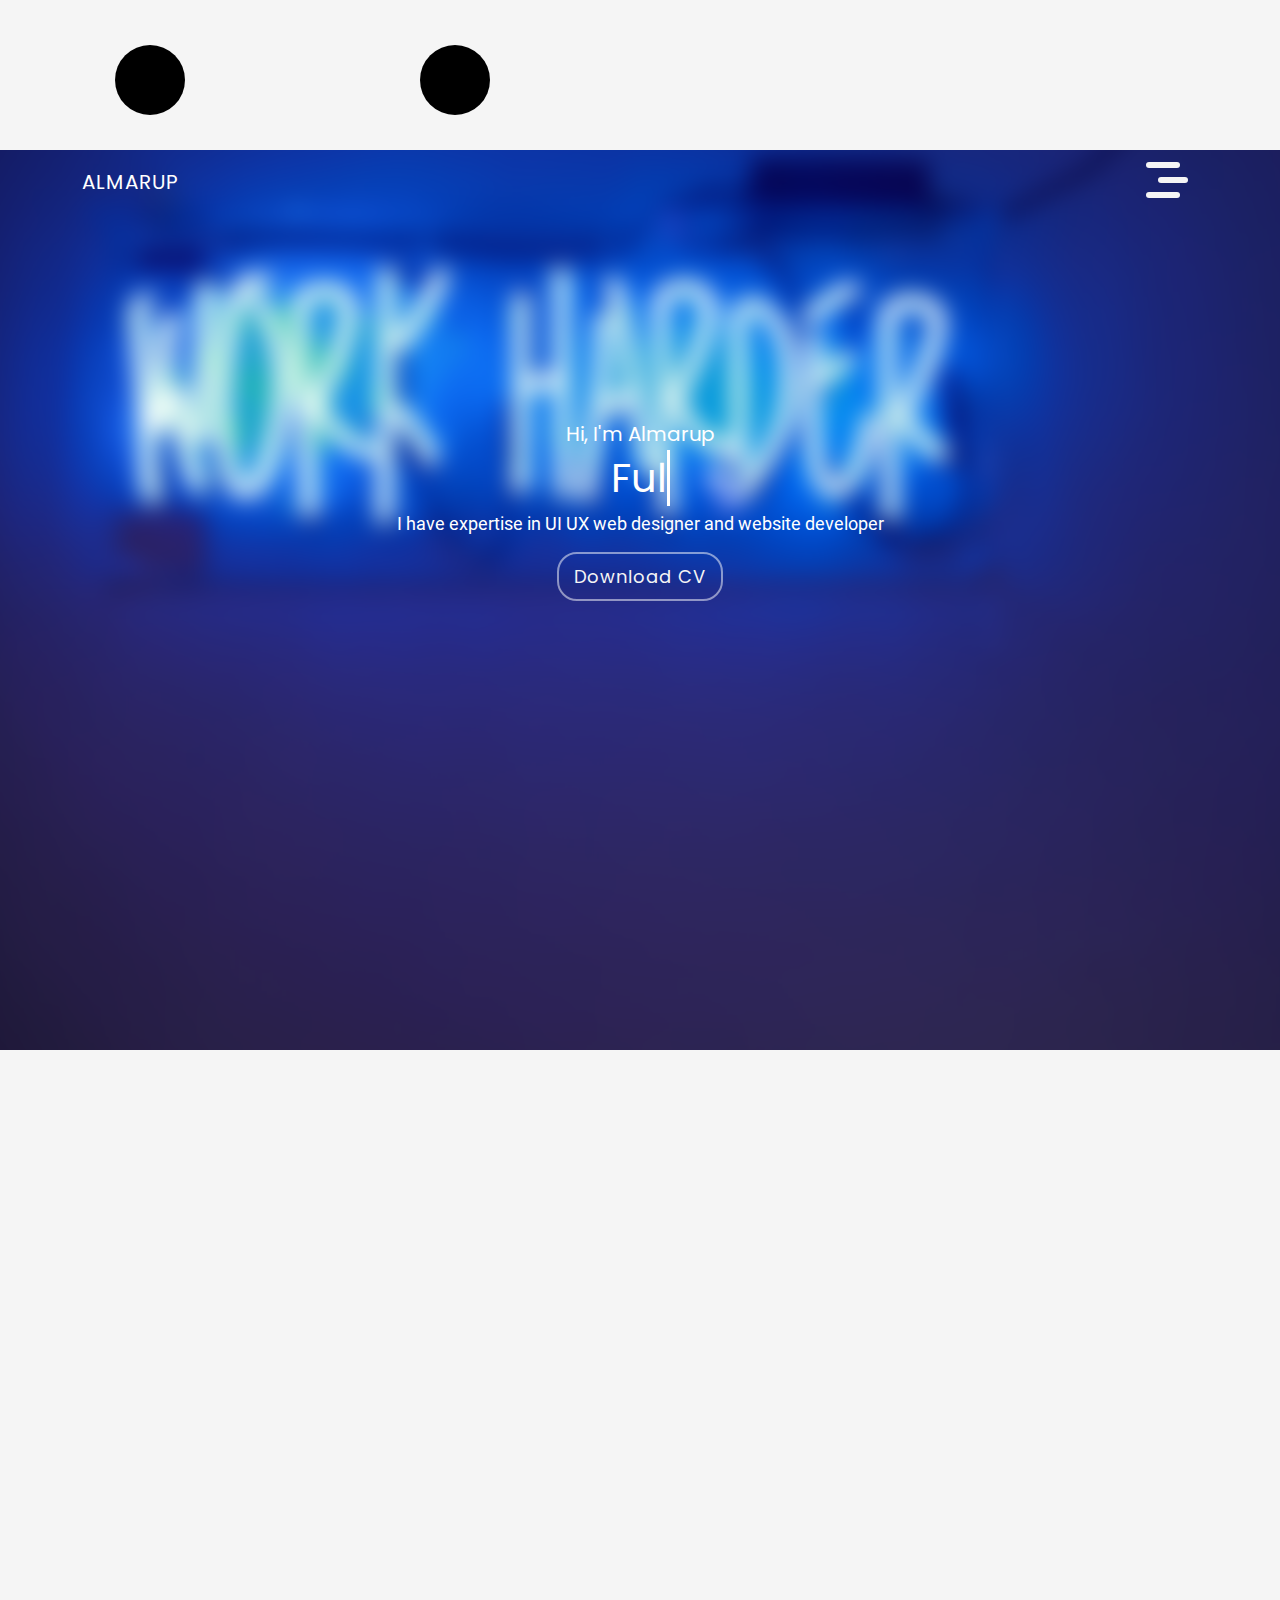
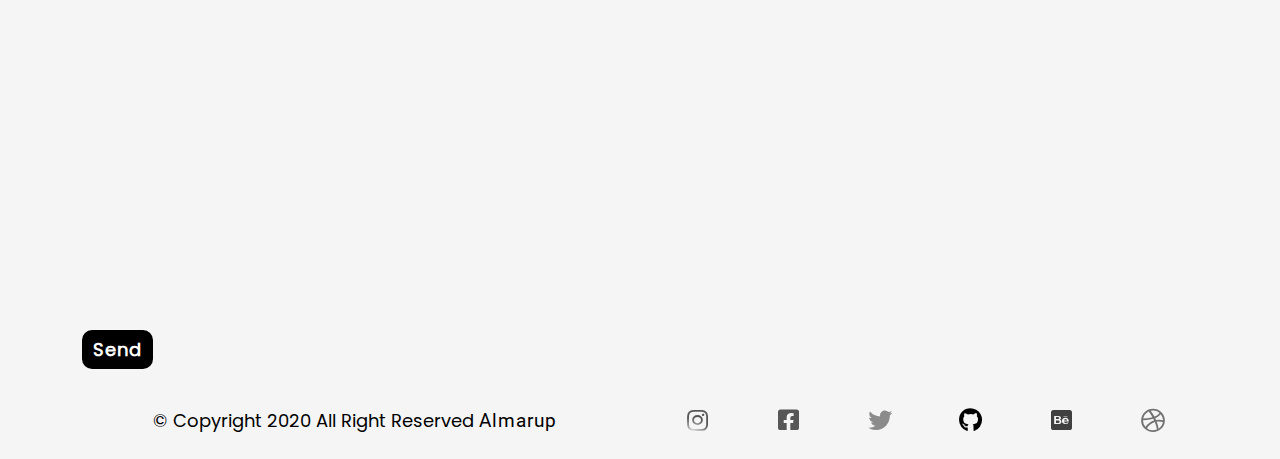
<file: index.html>
<!DOCTYPE html>
<html lang="en">

<head>
  <meta charset="UTF-8">
  <meta name="viewport" content="width=device-width, initial-scale=1.0">
  <!-- Bootstrap -->
  <link rel="stylesheet" href="assets/libs/bootstrap-5.0.0-beta/css/bootstrap.min.css">

  <!-- Fontawesome -->
  <link rel="stylesheet" href="assets/libs/fontawesome.5.15.1/css/all.min.css">

  <!-- Css lokal -->
  <link rel="stylesheet" href="assets/css/style.min.css">

  <!-- Css AOS -->
  <link rel="stylesheet" href="assets/css/aos.css">

  <!-- favicon -->
  <link rel="shortcut icon" href="assets/img/farhan 06.png" type="image/x-icon">

  <title>Almarup</title>
</head>

<body>

  <!-- loader -->
  <div class="preloader">
    <svg class="loader" id="loader" width="805" height="283" viewBox="0 0 805 283" fill="none"
      xmlns="http://www.w3.org/2000/svg">
      <mask id="path-1-outside-1" maskUnits="userSpaceOnUse" x="-1" y="0" width="806" height="283" fill="black">
        <rect fill="white" x="-1" width="806" height="283" />
        <path
          d="M65.415 138.281H107.743L114.634 38.2969L65.415 138.281ZM55.4306 159.094L27.4463 215.766C25.29 220.172 21.7275 222.094 16.7587 221.531L10.1494 220.969C6.86812 220.781 4.71188 219.562 3.68063 217.312C2.64938 214.969 2.79 212.531 4.1025 210L100.009 25.0781C104.04 17.3906 109.337 13.5469 115.899 13.5469L127.431 13.2656C135.024 13.2656 138.54 17.9062 137.977 27.1875L127.993 215.203C127.618 219.234 124.712 221.344 119.274 221.531L109.571 221.25C104.696 221.25 102.446 218.672 102.821 213.516L106.618 159.094H55.4306Z" />
        <path
          d="M224.743 9.60938L172.29 215.203C171.165 219.422 168.259 221.531 163.571 221.531H158.79C151.665 221.531 148.852 218.438 150.352 212.25L203.087 9.32812C204.212 5.10938 207.071 3 211.665 3H218.274C223.712 3 225.868 5.20312 224.743 9.60938Z" />
        <path
          d="M239.79 82.7344C240.727 79.0781 241.571 76.9219 242.321 76.2656C243.165 75.6094 244.243 75.2812 245.556 75.2812H257.368C262.149 75.2812 263.696 78.0469 262.009 83.5781L240.352 156.141L270.306 106.641C276.118 96.9844 282.54 89.3438 289.571 83.7188C296.696 78.0938 302.556 75.2812 307.149 75.2812H313.196C316.29 75.2812 318.681 75.7969 320.368 76.8281C322.149 77.8594 323.556 80.2031 324.587 83.8594C325.712 87.5156 325.196 92.9062 323.04 100.031L308.415 153.891L335.978 106.359C341.978 95.9531 348.399 88.1719 355.243 83.0156C362.181 77.8594 368.04 75.2812 372.821 75.2812H378.868C381.962 75.2812 384.353 75.7969 386.04 76.8281C387.821 77.8594 389.228 80.2031 390.259 83.8594C391.29 87.5156 390.774 92.9062 388.712 100.031L356.509 217.453C355.853 220.172 354.306 221.531 351.868 221.531H336.821C334.009 221.531 333.259 219.234 334.571 214.641L364.806 115.781C366.306 110.625 367.056 107.25 367.056 105.656C367.056 103.969 366.399 103.125 365.087 103.125C363.774 103.125 362.181 104.016 360.306 105.797C358.524 107.484 356.087 110.625 352.993 115.219C349.337 120.469 345.353 126.609 341.04 133.641C336.728 140.578 331.056 149.531 324.024 160.5C316.993 171.469 312.353 178.875 310.103 182.719C301.478 196.688 295.056 208.266 290.837 217.453C289.618 220.172 287.978 221.531 285.915 221.531H271.149C268.337 221.531 267.587 219.234 268.899 214.641L299.134 115.781C300.634 110.625 301.384 107.25 301.384 105.656C301.384 103.969 300.728 103.125 299.415 103.125C298.103 103.125 296.509 104.016 294.634 105.797C292.853 107.484 290.415 110.625 287.321 115.219C283.665 120.469 279.259 127.266 274.103 135.609C268.946 143.953 262.431 154.266 254.556 166.547C239.743 189.141 229.243 206.109 223.056 217.453C221.556 220.172 219.259 221.531 216.165 221.531H208.149C207.024 221.531 206.087 220.781 205.337 219.281C204.493 217.688 204.352 215.953 204.915 214.078L239.79 82.7344Z" />
        <path
          d="M478.29 81.0469C479.04 76.5469 481.243 74.2969 484.899 74.2969L491.509 74.0156C498.54 74.2031 501.118 77.6719 499.243 84.4219L464.649 199.594C470.649 195.188 476.603 188.859 482.509 180.609C484.665 177.516 487.056 176.859 489.681 178.641L496.712 183.281C499.712 185.344 500.181 187.734 498.118 190.453C490.243 199.641 482.978 206.812 476.321 211.969C469.759 217.031 461.931 220.594 452.837 222.656C450.212 223.031 448.478 222 447.634 219.562L442.29 203.672C436.853 210.797 432.212 215.719 428.368 218.438C424.524 221.062 421.571 222.375 419.509 222.375H418.946C417.353 222.375 414.962 221.297 411.774 219.141C408.681 216.891 405.587 213.984 402.493 210.422C399.399 206.859 397.149 202.969 395.743 198.75C394.431 194.531 394.524 186.891 396.024 175.828C397.618 164.672 402.024 149.109 409.243 129.141C416.462 109.172 423.868 95.25 431.462 87.375C439.056 79.5 448.571 75.6562 460.009 75.8438C466.384 75.8438 472.478 77.5781 478.29 81.0469ZM473.931 97.0781C463.712 91.3594 455.368 91.2656 448.899 96.7969C442.524 102.234 436.243 113.391 430.056 130.266C423.962 147.141 419.978 160.406 418.103 170.062C416.321 179.625 415.571 186.141 415.853 189.609C416.134 193.078 417.821 195.609 420.915 197.203C424.009 198.797 429.118 195.656 436.243 187.781C443.462 179.906 449.743 169.125 455.087 155.438C460.524 141.75 466.806 122.297 473.931 97.0781Z" />
        <path
          d="M549.868 113.812C555.962 103.875 561.587 95.625 566.743 89.0625C571.993 82.5 575.79 78.4219 578.134 76.8281C580.571 75.1406 584.79 74.2969 590.79 74.2969H593.602C599.227 74.2969 601.149 76.4531 599.368 80.7656C598.431 83.0156 596.087 85.8281 592.337 89.2031C588.587 92.5781 583.477 98.3438 577.009 106.5C570.634 114.656 567.446 119.953 567.446 122.391C567.446 127.453 569.837 132.188 574.618 136.594C575.743 137.531 576.071 138.562 575.602 139.688C575.134 140.719 574.149 141.422 572.649 141.797L561.681 143.766C558.587 144.328 556.196 144 554.509 142.781C552.915 141.562 550.102 137.203 546.071 129.703L523.993 215.203C522.774 219.422 519.868 221.531 515.274 221.531H506.978C501.54 221.531 499.431 219.328 500.649 214.922L535.806 81.0469C536.743 77.2031 539.415 75.2812 543.821 75.2812H552.681C555.212 75.2812 556.899 75.7031 557.743 76.5469C558.587 77.3906 558.727 78.9844 558.165 81.3281L549.868 113.812Z" />
        <path
          d="M663.071 146.016L636.774 190.172C630.681 200.672 624.446 208.547 618.071 213.797C611.79 218.953 606.259 221.531 601.477 221.531H599.649C593.743 221.531 589.102 218.297 585.727 211.828C582.352 205.266 582.118 196.781 585.024 186.375L614.415 79.2188C614.977 76.5938 616.477 75.2812 618.915 75.2812H633.962C636.868 75.2812 637.618 77.5781 636.212 82.1719L607.102 182.016C605.79 188.016 605.602 191.859 606.54 193.547C608.696 196.641 613.524 192.516 621.024 181.172C628.524 169.828 647.884 135.844 679.102 79.2188C680.696 76.5938 683.04 75.2812 686.134 75.2812H696.962C698.181 75.2812 699.165 76.0312 699.915 77.5312C700.665 79.0312 700.759 80.7656 700.196 82.7344L665.321 214.078C664.384 219.047 662.462 221.531 659.556 221.531H647.743C643.149 221.531 641.602 218.766 643.102 213.234L663.071 146.016Z" />
        <path
          d="M722.556 201.422C731.931 206.766 739.899 207.188 746.462 202.688C753.118 198.188 759.587 187.219 765.868 169.781C772.243 152.25 776.321 138.609 778.102 128.859C779.977 119.016 780.774 112.359 780.493 108.891C780.212 105.422 778.477 102.844 775.29 101.156C772.196 99.4688 766.946 102.891 759.54 111.422C752.134 119.953 745.806 130.922 740.556 144.328C735.399 157.734 729.681 175.875 723.399 198.75L722.556 201.422ZM753.071 81.6094L746.462 107.203L750.399 100.594C754.431 93.8438 759.024 88.0781 764.181 83.2969C769.431 78.5156 773.696 76.125 776.977 76.125H777.54C779.04 76.125 781.431 77.25 784.712 79.5C787.993 81.6562 791.087 84.6094 793.993 88.3594C796.993 92.1094 799.102 95.9531 800.321 99.8906C801.634 103.828 801.54 111.797 800.04 123.797C798.634 135.797 794.087 151.922 786.399 172.172C778.712 192.422 771.212 205.922 763.899 212.672C756.681 219.328 747.493 222.656 736.337 222.656C729.962 222.656 723.915 220.922 718.196 217.453L704.134 272.859C702.915 277.078 700.009 279.188 695.415 279.188H690.212C687.118 279.188 684.962 278.297 683.743 276.516C682.524 274.828 682.196 272.625 682.759 269.906L731.134 81.3281C732.259 77.2969 734.837 75.2812 738.868 75.2812H747.306C752.274 75.2812 754.196 77.3906 753.071 81.6094Z" />
      </mask>
      <path
        d="M65.415 138.281H107.743L114.634 38.2969L65.415 138.281ZM55.4306 159.094L27.4463 215.766C25.29 220.172 21.7275 222.094 16.7587 221.531L10.1494 220.969C6.86812 220.781 4.71188 219.562 3.68063 217.312C2.64938 214.969 2.79 212.531 4.1025 210L100.009 25.0781C104.04 17.3906 109.337 13.5469 115.899 13.5469L127.431 13.2656C135.024 13.2656 138.54 17.9062 137.977 27.1875L127.993 215.203C127.618 219.234 124.712 221.344 119.274 221.531L109.571 221.25C104.696 221.25 102.446 218.672 102.821 213.516L106.618 159.094H55.4306Z"
        stroke="white" stroke-width="6" mask="url(#path-1-outside-1)" />
      <path
        d="M224.743 9.60938L172.29 215.203C171.165 219.422 168.259 221.531 163.571 221.531H158.79C151.665 221.531 148.852 218.438 150.352 212.25L203.087 9.32812C204.212 5.10938 207.071 3 211.665 3H218.274C223.712 3 225.868 5.20312 224.743 9.60938Z"
        stroke="white" stroke-width="6" mask="url(#path-1-outside-1)" />
      <path
        d="M239.79 82.7344C240.727 79.0781 241.571 76.9219 242.321 76.2656C243.165 75.6094 244.243 75.2812 245.556 75.2812H257.368C262.149 75.2812 263.696 78.0469 262.009 83.5781L240.352 156.141L270.306 106.641C276.118 96.9844 282.54 89.3438 289.571 83.7188C296.696 78.0938 302.556 75.2812 307.149 75.2812H313.196C316.29 75.2812 318.681 75.7969 320.368 76.8281C322.149 77.8594 323.556 80.2031 324.587 83.8594C325.712 87.5156 325.196 92.9062 323.04 100.031L308.415 153.891L335.978 106.359C341.978 95.9531 348.399 88.1719 355.243 83.0156C362.181 77.8594 368.04 75.2812 372.821 75.2812H378.868C381.962 75.2812 384.353 75.7969 386.04 76.8281C387.821 77.8594 389.228 80.2031 390.259 83.8594C391.29 87.5156 390.774 92.9062 388.712 100.031L356.509 217.453C355.853 220.172 354.306 221.531 351.868 221.531H336.821C334.009 221.531 333.259 219.234 334.571 214.641L364.806 115.781C366.306 110.625 367.056 107.25 367.056 105.656C367.056 103.969 366.399 103.125 365.087 103.125C363.774 103.125 362.181 104.016 360.306 105.797C358.524 107.484 356.087 110.625 352.993 115.219C349.337 120.469 345.353 126.609 341.04 133.641C336.728 140.578 331.056 149.531 324.024 160.5C316.993 171.469 312.353 178.875 310.103 182.719C301.478 196.688 295.056 208.266 290.837 217.453C289.618 220.172 287.978 221.531 285.915 221.531H271.149C268.337 221.531 267.587 219.234 268.899 214.641L299.134 115.781C300.634 110.625 301.384 107.25 301.384 105.656C301.384 103.969 300.728 103.125 299.415 103.125C298.103 103.125 296.509 104.016 294.634 105.797C292.853 107.484 290.415 110.625 287.321 115.219C283.665 120.469 279.259 127.266 274.103 135.609C268.946 143.953 262.431 154.266 254.556 166.547C239.743 189.141 229.243 206.109 223.056 217.453C221.556 220.172 219.259 221.531 216.165 221.531H208.149C207.024 221.531 206.087 220.781 205.337 219.281C204.493 217.688 204.352 215.953 204.915 214.078L239.79 82.7344Z"
        stroke="white" stroke-width="6" mask="url(#path-1-outside-1)" />
      <path
        d="M478.29 81.0469C479.04 76.5469 481.243 74.2969 484.899 74.2969L491.509 74.0156C498.54 74.2031 501.118 77.6719 499.243 84.4219L464.649 199.594C470.649 195.188 476.603 188.859 482.509 180.609C484.665 177.516 487.056 176.859 489.681 178.641L496.712 183.281C499.712 185.344 500.181 187.734 498.118 190.453C490.243 199.641 482.978 206.812 476.321 211.969C469.759 217.031 461.931 220.594 452.837 222.656C450.212 223.031 448.478 222 447.634 219.562L442.29 203.672C436.853 210.797 432.212 215.719 428.368 218.438C424.524 221.062 421.571 222.375 419.509 222.375H418.946C417.353 222.375 414.962 221.297 411.774 219.141C408.681 216.891 405.587 213.984 402.493 210.422C399.399 206.859 397.149 202.969 395.743 198.75C394.431 194.531 394.524 186.891 396.024 175.828C397.618 164.672 402.024 149.109 409.243 129.141C416.462 109.172 423.868 95.25 431.462 87.375C439.056 79.5 448.571 75.6562 460.009 75.8438C466.384 75.8438 472.478 77.5781 478.29 81.0469ZM473.931 97.0781C463.712 91.3594 455.368 91.2656 448.899 96.7969C442.524 102.234 436.243 113.391 430.056 130.266C423.962 147.141 419.978 160.406 418.103 170.062C416.321 179.625 415.571 186.141 415.853 189.609C416.134 193.078 417.821 195.609 420.915 197.203C424.009 198.797 429.118 195.656 436.243 187.781C443.462 179.906 449.743 169.125 455.087 155.438C460.524 141.75 466.806 122.297 473.931 97.0781Z"
        stroke="white" stroke-width="6" mask="url(#path-1-outside-1)" />
      <path
        d="M549.868 113.812C555.962 103.875 561.587 95.625 566.743 89.0625C571.993 82.5 575.79 78.4219 578.134 76.8281C580.571 75.1406 584.79 74.2969 590.79 74.2969H593.602C599.227 74.2969 601.149 76.4531 599.368 80.7656C598.431 83.0156 596.087 85.8281 592.337 89.2031C588.587 92.5781 583.477 98.3438 577.009 106.5C570.634 114.656 567.446 119.953 567.446 122.391C567.446 127.453 569.837 132.188 574.618 136.594C575.743 137.531 576.071 138.562 575.602 139.688C575.134 140.719 574.149 141.422 572.649 141.797L561.681 143.766C558.587 144.328 556.196 144 554.509 142.781C552.915 141.562 550.102 137.203 546.071 129.703L523.993 215.203C522.774 219.422 519.868 221.531 515.274 221.531H506.978C501.54 221.531 499.431 219.328 500.649 214.922L535.806 81.0469C536.743 77.2031 539.415 75.2812 543.821 75.2812H552.681C555.212 75.2812 556.899 75.7031 557.743 76.5469C558.587 77.3906 558.727 78.9844 558.165 81.3281L549.868 113.812Z"
        stroke="white" stroke-width="6" mask="url(#path-1-outside-1)" />
      <path
        d="M663.071 146.016L636.774 190.172C630.681 200.672 624.446 208.547 618.071 213.797C611.79 218.953 606.259 221.531 601.477 221.531H599.649C593.743 221.531 589.102 218.297 585.727 211.828C582.352 205.266 582.118 196.781 585.024 186.375L614.415 79.2188C614.977 76.5938 616.477 75.2812 618.915 75.2812H633.962C636.868 75.2812 637.618 77.5781 636.212 82.1719L607.102 182.016C605.79 188.016 605.602 191.859 606.54 193.547C608.696 196.641 613.524 192.516 621.024 181.172C628.524 169.828 647.884 135.844 679.102 79.2188C680.696 76.5938 683.04 75.2812 686.134 75.2812H696.962C698.181 75.2812 699.165 76.0312 699.915 77.5312C700.665 79.0312 700.759 80.7656 700.196 82.7344L665.321 214.078C664.384 219.047 662.462 221.531 659.556 221.531H647.743C643.149 221.531 641.602 218.766 643.102 213.234L663.071 146.016Z"
        stroke="white" stroke-width="6" mask="url(#path-1-outside-1)" />
      <path
        d="M722.556 201.422C731.931 206.766 739.899 207.188 746.462 202.688C753.118 198.188 759.587 187.219 765.868 169.781C772.243 152.25 776.321 138.609 778.102 128.859C779.977 119.016 780.774 112.359 780.493 108.891C780.212 105.422 778.477 102.844 775.29 101.156C772.196 99.4688 766.946 102.891 759.54 111.422C752.134 119.953 745.806 130.922 740.556 144.328C735.399 157.734 729.681 175.875 723.399 198.75L722.556 201.422ZM753.071 81.6094L746.462 107.203L750.399 100.594C754.431 93.8438 759.024 88.0781 764.181 83.2969C769.431 78.5156 773.696 76.125 776.977 76.125H777.54C779.04 76.125 781.431 77.25 784.712 79.5C787.993 81.6562 791.087 84.6094 793.993 88.3594C796.993 92.1094 799.102 95.9531 800.321 99.8906C801.634 103.828 801.54 111.797 800.04 123.797C798.634 135.797 794.087 151.922 786.399 172.172C778.712 192.422 771.212 205.922 763.899 212.672C756.681 219.328 747.493 222.656 736.337 222.656C729.962 222.656 723.915 220.922 718.196 217.453L704.134 272.859C702.915 277.078 700.009 279.188 695.415 279.188H690.212C687.118 279.188 684.962 278.297 683.743 276.516C682.524 274.828 682.196 272.625 682.759 269.906L731.134 81.3281C732.259 77.2969 734.837 75.2812 738.868 75.2812H747.306C752.274 75.2812 754.196 77.3906 753.071 81.6094Z"
        stroke="white" stroke-width="6" mask="url(#path-1-outside-1)" />
    </svg>
  </div>

  <!-- <div class="button-switch"> -->
    <div class="power-switch">
      <input type="checkbox" />
      <div class="button-switch">
        <svg class="power-off">
          <use xlink:href="#line" class="line" />
          <use xlink:href="#circle" class="circle" />
        </svg>
        <svg class="power-on">
          <use xlink:href="#line" class="line" />
          <use xlink:href="#circle" class="circle" />
        </svg>
      </div>
    </div>

  <!-- SVG -->
  <svg xmlns="http://www.w3.org/2000/svg" style="display: none;">
    <symbol xmlns="http://www.w3.org/2000/svg" viewBox="0 0 150 150" id="line">
      <line x1="75" y1="34" x2="75" y2="58" />
    </symbol>
    <symbol xmlns="http://www.w3.org/2000/svg" viewBox="0 0 150 150" id="circle">
      <circle cx="75" cy="80" r="35" />
    </symbol>
  </svg>





  <!-- navbar -->
  <header>
    <nav class="navbar navbar-light">
      <div class="container">
        <a class="navbar-brand" href="index.html">Almarup</a>
        <div class="btn btn-block navbar-toggler" type="button" data-bs-toggle="collapse"
          data-bs-target="#navbarNavAltMarkup" aria-controls="navbarNavAltMarkup" aria-expanded="false"
          aria-label="Toggle navigation">
          <div class="toggle" id="toggle">
            <span></span>
            <span></span>
            <span></span>
            <span></span>
            <span></span>
          </div>
        </div>
        <div class="collapse navbar-collapse" id="navbarNavAltMarkup">
          <div class="navbar-nav mx-auto">
            <a class="nav-link active" aria-current="page" href="index.html">Home</a>
            <a class="nav-link" href="#about">About</a>
            <a class="nav-link" href="#portfolio">Portfolio</a>
            <a class="nav-link" href="#client">Companies</a>
            <a class="nav-link" href="#contact">Contact</a>
            <a class="nav-link button" href="assets/Dowload-CV.pdf" download="Download CV">Download</a>
          </div>
        </div>
      </div>
    </nav>

    <div class="header-features mt-5">
      <div class="container">
        <div class="row">
          <div class="col-md-12">
            <div class="features-description">
              <h5>Hi, I'm Almarup</h5>
              <h1 class="txt-type" data-wait="3000" data-words='["Fullstack Developer.","UI and UX Designer."]'></h1>
              <p>I have expertise in UI UX web designer and website developer
              </p>
              <a href="assets/Dowload-CV.pdf" download="Download CV" class="button-primary mt-3">Download CV</a>
            </div>
          </div>
        </div>
      </div>
    </div>
  </header>

  <!-- end navbar -->

  <!-- About -->
  <section class="about" id="about">
    <div class="container">
      <div class="row">
        <div class="col-md-6 d-flex align-items-center justify-content-center" data-aos="fade-up">
          <div class="profile-img">
            <img src="assets/img/farhan-05.png" alt="" class="profile">
          </div>
        </div>

        <div class="col-md-6">
          <div class="about-details" data-aos="fade-up">
            <div class="about-heading">
              <h1>About</h1>
            </div>
            <p>I am a <span class="fw-bold">Fullstack Developer and UI UX Designer</span>. I am still studying at Bina
              Sarana Informatika University in Sukabumi, Indonesia. If you have problems in UI / UX Design, or develop a
              website I am ready to work with you, and find solutions to those problems. In my work I will work hard,
              never give up, take risks, be responsible and most importantly be honest. I like the minimalist style, in
              my opinion, minimalism is cool and the attributes used are not many so it looks elegant in my opinion</p>
          </div>
        </div>
      </div>

    </div>
  </section>
  <!-- End About -->

  <!-- Services -->
  <section class="service" id="service">
    <div class="container">
      <div class="section-heading">
      </div>
      <div class="my-skills">
        <div class="web-design" data-aos="fade-up">
          <div class="skills">
            <h1>Web Design</h1>
            <p>I use this tool when designing and making a website framework such as a template. First I will design it
              first in Figma, then go to HTML and CSS. I am already an expert in using HTML, CSS too. Using Javascript
              is not completely possible, using My React is still being studied and continues to develop until now. I
              already understand using Bootstrap and it's not that difficult to use it.</p>
          </div>
          <div class="icn">
            <i class="fab fa-html5"></i>
            <i class="fab fa-css3-alt"></i>
            <i class="fab fa-js-square"></i>
            <i class="fab fa-react"></i>
            <i class="fab fa-bootstrap"></i>
            <i> <img src="assets/svg/figma-1.svg" alt="" width="17" class="figma"></i>
          </div>
        </div>
        <div class="web-development" data-aos="fade-up">
          <div class="skills">
            <h1>Web Development</h1>
            <p>To develop my site using PHP, I understand PHP. The framework that I master is Codeigniter and Laravel,
              the relational database management system that I use MySQL if the client wants to use other databases I am
              ready to learn, if the client wants to use Wodrpress I am ready to use it.</p>
          </div>
          <div class="icn">
            <i class="fab fa-php"></i>
            <i class="fab fa-laravel"></i>
            <i><img src="assets/svg/codeigniter.svg" alt="" width="25" class="codeigniter"></i>
            <i><img src="assets/img/mysql-5.png" alt="" width="55" class="mysql"></i>
            <i class="fab fa-wordpress"></i>
          </div>
        </div>
      </div>
    </div>
  </section>

  <!-- End Services -->


  <!-- Portfolio -->
  <section class="portfolio" id="portfolio">
    <div class="container">
      <div class="row">
        <div class="section-heading" data-aos="fade-in">
          <h1>All Projects</h1>
          <p>Selected Project</p>
        </div>
        <div class="portfolio-item" data-aos="fade-up">
          <div class="col-md-6">
            <div class="portfolio-img">
              <img src="assets/img/Desktop - 1.jpg" alt="">
            </div>
          </div>
          <div class="col-md-6">
            <div class="portfolio-descripstion">
              <h6>Web Design</h6>
              <h1>ADIDAS WEBSITE (Fake Project)</h1>
              <p>This design project is just my thoughts who like minimalist design
              </p>
              <a href="project1.html">Views Details</a>
            </div>
          </div>
        </div>
      </div>
      <div class="row">
        <div class="portfolio-item" data-aos="fade-up">
          <div class="col-md-6">
            <div class="portfolio-descripstion">
              <h6>Web design</h6>
              <h1>Nike (Fake Project)</h1>
              <p>This design is just my thoughts and I think this design is very modern minimalist</p>
              <a href="project2.html">Views Details</a>
            </div>
          </div>

          <div class="col-md-6">
            <div class="portfolio-img">
              <img src="assets/img/Desktop - 2.jpg" alt="">
            </div>
          </div>
        </div>

      </div>
      <div class="row">
        <div class="portfolio-item" data-aos="fade-up">
          <div class="col-md-6">
            <div class="portfolio-img">
              <img src="assets/img/bmw.jpg" alt="">
            </div>
          </div>
          <div class="col-md-6">
            <div class="portfolio-descripstion">
              <h6>Web Design</h6>
              <h1>SPORTCAR WEBSITE (fake project)</h1>
              <p>
                This BMW Website Design Project is a fake project and is my own thought
              </p>
              <a href="project3.html">Views Details</a>
            </div>
          </div>
        </div>
      </div>
      <div class="row">
        <div class="portfolio-item" data-aos="fade-up">
          <div class="col-md-6">
            <div class="portfolio-descripstion">
              <h6>Web development</h6>
              <h1>TRAVELING WEBSITE (Fake Project)</h1>
              <p>
                For me this project is just for fun, this project makes it easier for developers and users to book and
                climb mountains
              </p>
              <a href="project4.html">Views Details</a>
            </div>
          </div>
          <div class="col-md-6">
            <div class="portfolio-img">
              <img src="assets/img/hiking.jpg" alt="">
            </div>
          </div>
        </div>
      </div>
      <div class="row">
        <div class="portfolio-item" data-aos="fade-up">
          <div class="col-md-6">
            <div class="portfolio-img">
              <img src="assets/img/komputer.jpg" alt="">
            </div>
          </div>
          <div class="col-md-6">
            <div class="portfolio-descripstion">
              <h6>Web development</h6>
              <h1>E-COMMERCE WEBSITE (Fake Project)</h1>
              <p>E-commerce Website designs and builds a sales site for Computer Gaming
              </p>
              <a href="project5.html">Views Details</a>
            </div>
          </div>
        </div>
      </div>
    </div>
  </section>
  <!-- End Portfolio -->

  <!-- Our Client -->
  <section class="ourlcient" id="client">
    <div class="container">
      <div class="row">
        <div class="section-heading" data-aos="fade-in">
          <h1>companies that I've worked with</h1>
        </div>
        <div class="col-md-12">
          <div class="client-item" data-aos="fade-in">
            <img src="assets/svg/coca-cola.svg" alt="">
            <img src="assets/svg/grab.svg" alt="">
            <img src="assets/svg/adidas-9.svg" alt="" class="adidas">
            <img src="assets/img/nike-3.png" alt="" class="nike">
            <img src="assets/svg/rolex-logo.svg" alt="">
            <img src="assets/img/bmw-m-series-1.png" alt="BMW-M-Series">
          </div>
        </div>
      </div>
    </div>
  </section>
  <!-- End Our Client -->

  <!-- Footer -->

  <section class="footer" id="contact">
    <div class="container">
      <div class="row">
        <div class="section-heading" data-aos="fade-in">
          <h1>Contact</h1>
        </div>
        <div class="col-md-12">
          <form action="mailto:farhanalma777@gmail.com" method="POST">
            <div class="input mb-3" data-aos="fade-up">
              <label for="exampleFormControlInput1" class="form-label">Name</label>
              <input type="text" class="form-control" id="name" placeholder="Your name" autocomplete="off">
            </div>

            <div class="input mb-3" data-aos="fade-up">
              <label for="exampleFormControlInput1" class="form-label">Email</label>
              <input type="email" class="form-control" id="email" placeholder="email@gmail.com" autocomplete="off">
            </div>

            <!-- <div class="input mb-3" data-aos="fade-up">
              <label for="exampleFormControlTextarea1" class="form-label">Choose</label>
              <select class="form-select" aria-label="Default select example" id="chose">
                <option selected>-- Choose --</option>
                <option value="1">Web Design</option>
                <option value="2">Web Development</option>
              </select>
            </div> -->

            <!-- <div class="input mb-3" data-aos="fade-up">
              <label for="exampleFormControlTextarea1" class="form-label">Note</label>
              <textarea class="form-control" id="note" rows="3" autocomplete="off"
                placeholder="Your message"></textarea>
            </div> -->

            <button type="submit" class="btn btn-block button">Send</button>
          </form>
        </div>
      </div>

      <div class="row">
        <div class="col-md-6">
          <div class="copyright">
            <p>&copy; Copyright 2020 All Right Reserved <a href="https://instagram.com/almarup21">Almarup</a></p>
          </div>
        </div>
        <div class="col-md-6">
          <div class="icn">
            <div class="icon icn-intagram">
              <a href="https://instagram.com/almarup21">
                <i class="fab fa-instagram"></i>
              </a>
            </div>

            <div class="icon icn-facebook">
              <a href="https://web.facebook.com/people/Al-Marup">
                <i class="fab fa-facebook-square "></i>
              </a>
            </div>

            <div class="icon icn-twitter">
              <a href="https://twitter.com/almarup21">
                <i class="fab fa-twitter"></i>
              </a>
            </div>

            <div class="icon icn-github">
              <a href="https://github.com/Almarup21">
                <i class="fab fa-github"></i>
              </a>
            </div>

            <div class="icon icn-behance">
              <a href="https://www.behance.net/muhamadfarhan5">
                <i class="fab fa-behance-square"></i>
              </a>
            </div>

            <div class="icon icn-dribbble">
              <a href="https://dribbble.com/almarup21">
                <i class="fab fa-dribbble"></i>
              </a>
            </div>
          </div>
        </div>
      </div>
    </div>
  </section>
  <!-- End Footer -->



  <script src="assets/js/jquery-3.5.1.min.js"></script>
  <script src="assets/libs/bootstrap-5.0.0-beta/js/bootstrap.bundle.min.js"></script>
  <script src="assets/js/aos.js"></script>
  <script src="assets/js/script.js"></script>
</body>

</html>
</file>
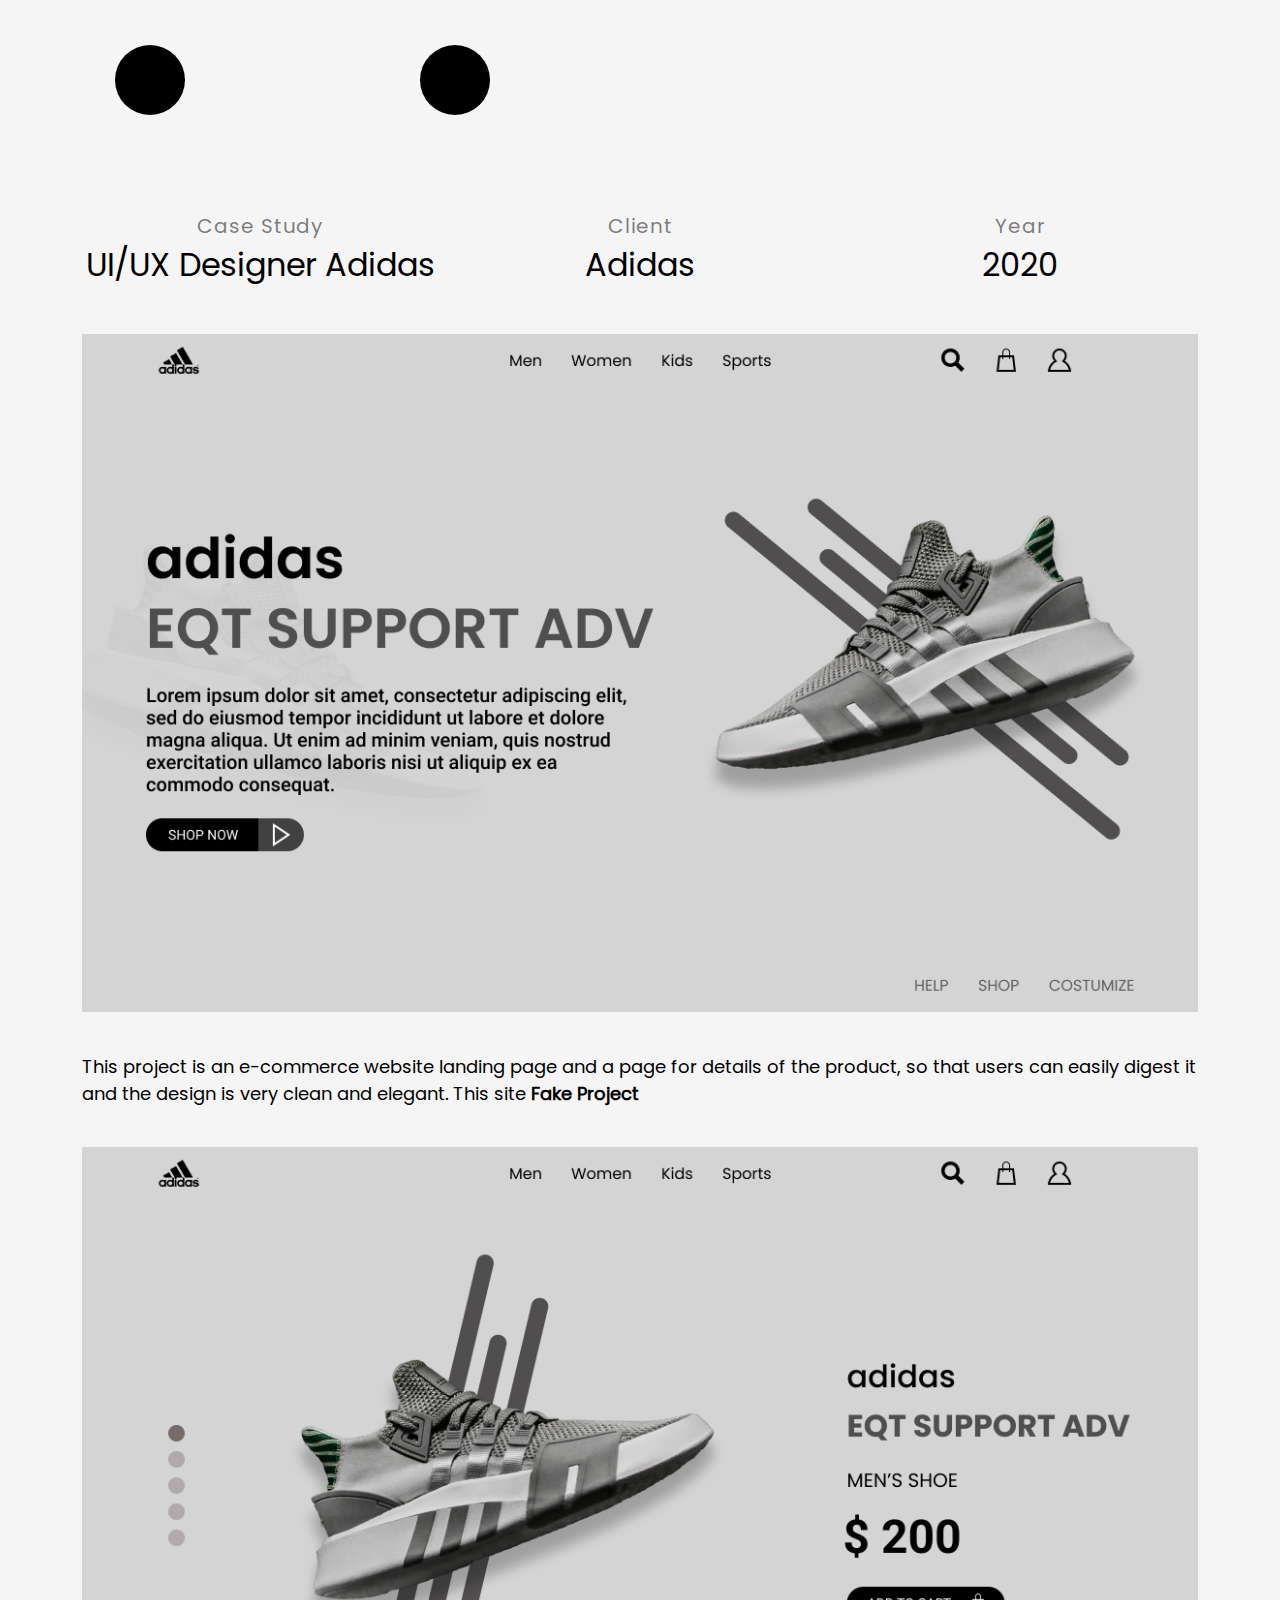
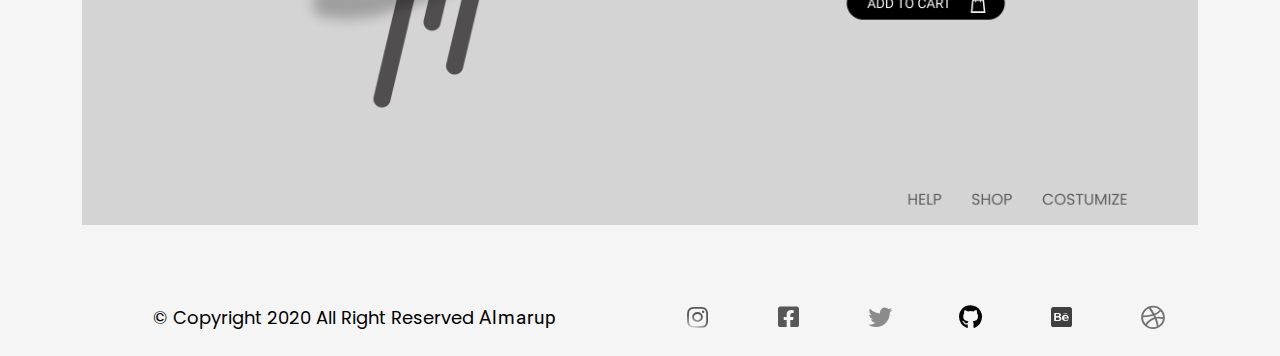
<file: project1.html>
<!DOCTYPE html>
<html lang="en">

<head>
  <meta charset="UTF-8">
  <meta name="viewport" content="width=device-width, initial-scale=1.0">
  <!-- Bootstrap -->
  <link rel="stylesheet" href="assets/libs/bootstrap-5.0.0-beta/css/bootstrap.min.css">

  <!-- Fontawesome -->
  <link rel="stylesheet" href="assets/libs/fontawesome.5.15.1/css/all.min.css">

  <!-- Css lokal -->
  <link rel="stylesheet" href="assets/css/style.min.css">

  <!-- favicon -->
  <link rel="shortcut icon" href="assets/img/farhan 06.png" type="image/x-icon">
  <title>Adidas</title>
</head>

<body>

    <div class="power-switch">
      <input type="checkbox" />
      <div class="button-switch">
        <svg class="power-off">
          <use xlink:href="#line" class="line" />
          <use xlink:href="#circle" class="circle" />
        </svg>
        <svg class="power-on">
          <use xlink:href="#line" class="line" />
          <use xlink:href="#circle" class="circle" />
        </svg>
      </div>
    </div>

  <!-- SVG -->
  <svg xmlns="http://www.w3.org/2000/svg" style="display: none;">
    <symbol xmlns="http://www.w3.org/2000/svg" viewBox="0 0 150 150" id="line">
      <line x1="75" y1="34" x2="75" y2="58" />
    </symbol>
    <symbol xmlns="http://www.w3.org/2000/svg" viewBox="0 0 150 150" id="circle">
      <circle cx="75" cy="80" r="35" />
    </symbol>
  </svg>



  <section class="project mt-5">
    <div class="container">
      <div class="row">
        <div class="col-md-4">
          <div class="section-study">
            <h5>Case Study</h5>
            <h1>UI/UX Designer Adidas</h1>
          </div>
        </div>
        <div class="col-md-4">
          <div class="section-client">
            <h5>Client</h5>
            <h1>Adidas</h1>
          </div>
        </div>
        <div class="col-md-4">
          <div class="section-year">
            <h5>Year</h5>
            <h1>2020</h1>
          </div>
        </div>
      </div>
      <div class="row">
        <div class="col-md-12">
          <div class="section-desc">
            <div class="project-img">
              <img src="assets/img/adidas.png" alt="">
            </div>
            <p>This project is an e-commerce website landing page and a page for details of the product, so that users can easily digest it and the design is very clean and elegant. This site <span class="fw-bold">Fake Project</span> </p>
            <img src="assets/img/Shop.jpg" alt="">
          </div>
        </div>
      </div>
    </div>
  </section>

  <section class="footer">
    <div class="container">
      <div class="row">
        <div class="col-md-6">
          <div class="copyright">
            <p>&copy; Copyright 2020 All Right Reserved <a href="https://instagram.com/almarup21">Almarup</a></p>
          </div>
        </div>
        <div class="col-md-6">
          <div class="icn">
            <div class="icon icn-intagram">
              <a href="https://instagram.com/almarup21">
                <i class="fab fa-instagram"></i>
              </a>
            </div>

            <div class="icon icn-facebook">
              <a href="https://web.facebook.com/people/Al-Marup">
                <i class="fab fa-facebook-square "></i>
              </a>
            </div>

            <div class="icon icn-twitter">
              <a href="https://twitter.com/almarup21">
                <i class="fab fa-twitter"></i>
              </a>
            </div>

            <div class="icon icn-github">
              <a href="https://github.com/Almarup21">
                <i class="fab fa-github"></i>
              </a>
            </div>

            <div class="icon icn-behance">
              <a href="https://www.behance.net/muhamadfarhan5">
                <i class="fab fa-behance-square"></i>
              </a>
            </div>

            <div class="icon icn-dribbble">
              <a href="https://dribbble.com/almarup21">
                <i class="fab fa-dribbble"></i>
              </a>
            </div>
          </div>
        </div>
      </div>
    </div>
  </section>

  <script src="assets/js/jquery-3.5.1.min.js"></script>
  <script src="assets/libs/bootstrap-5.0.0-beta/js/bootstrap.bundle.min.js"></script>
  <script src="assets/js/script.js"></script>
</body>

</html>
</file>
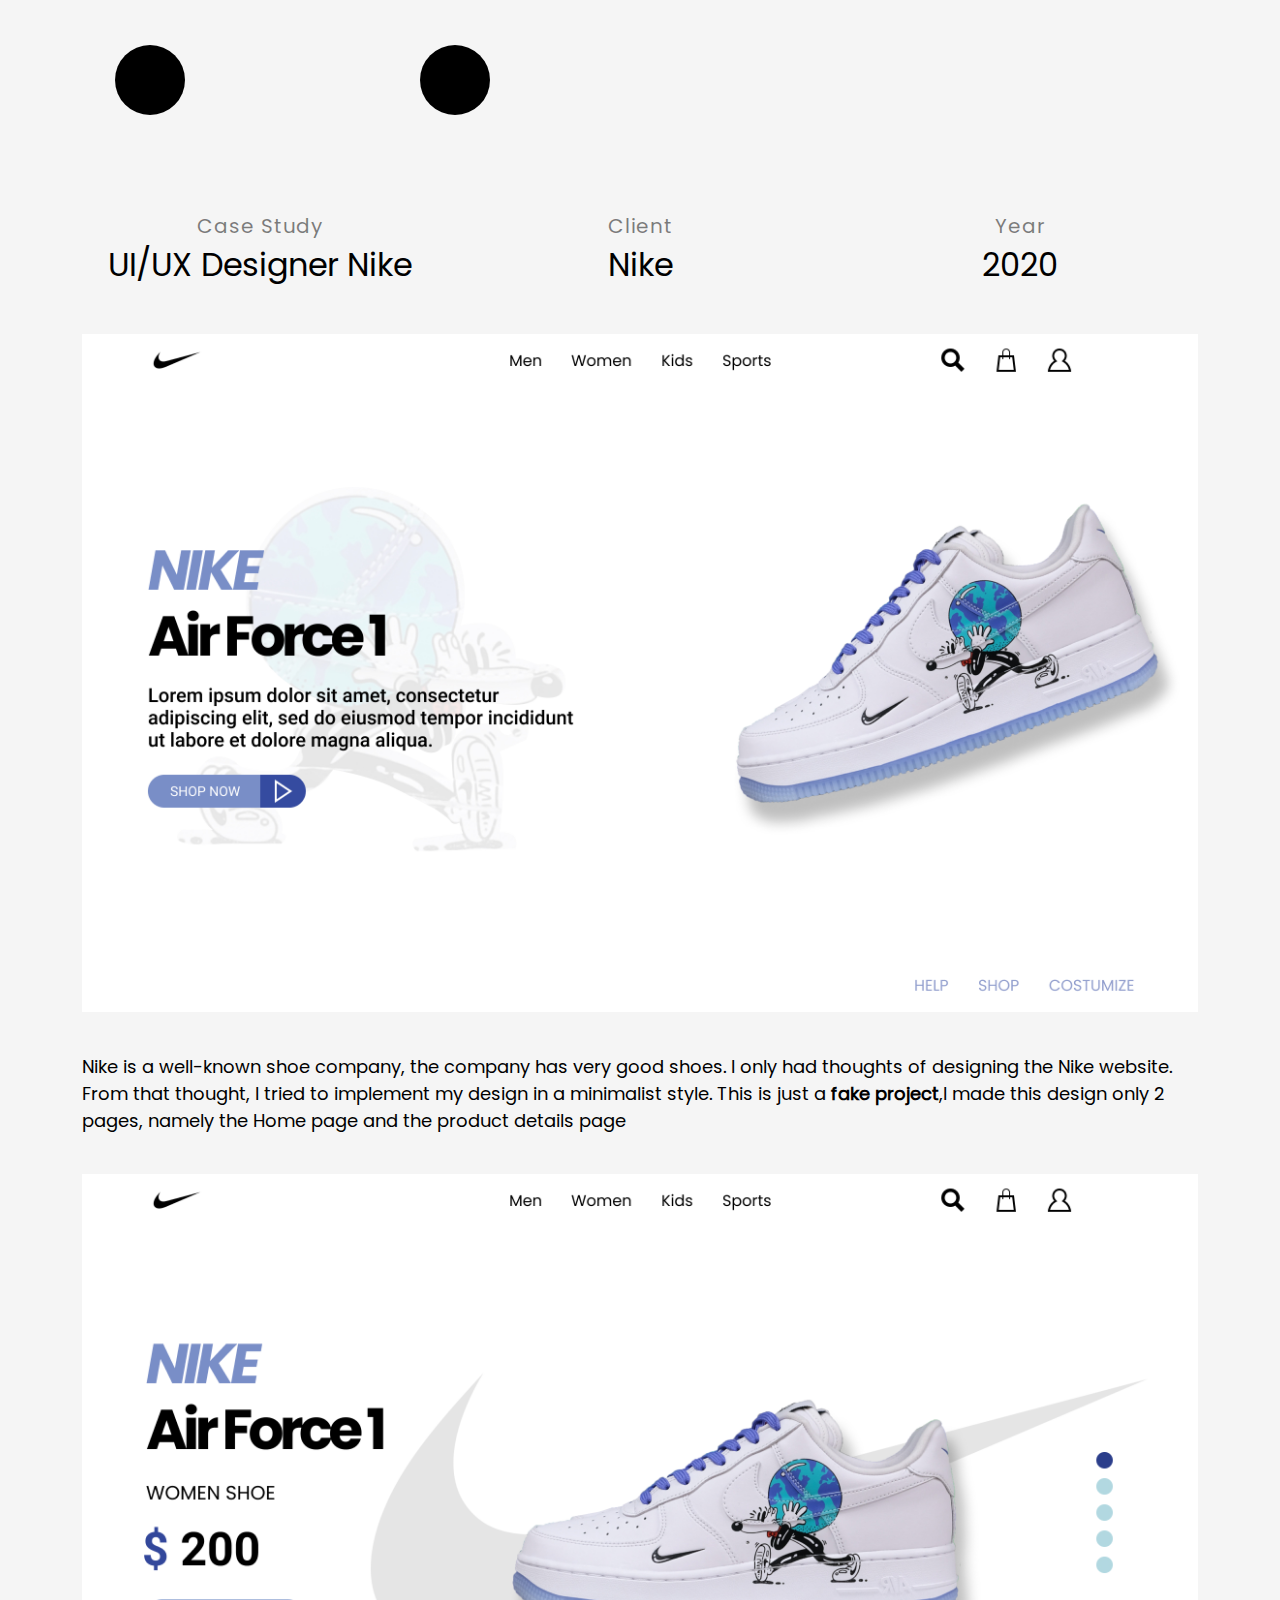
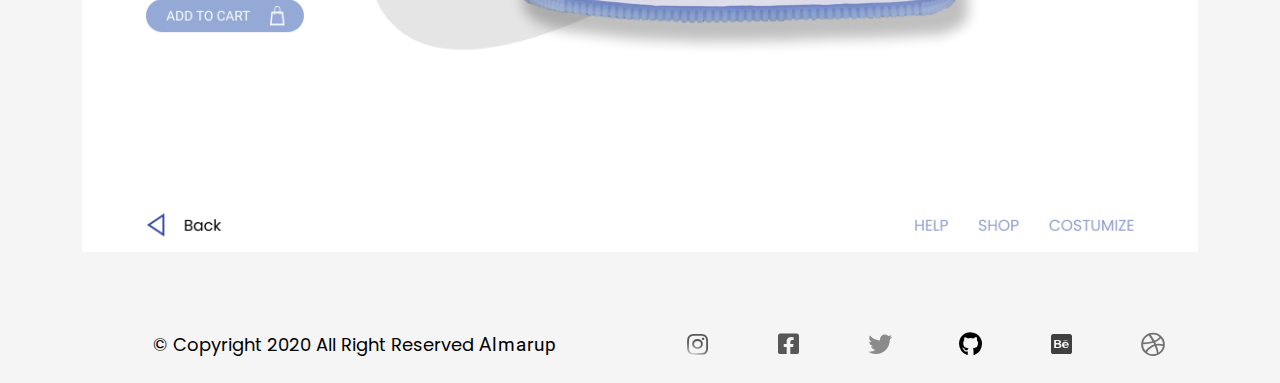
<file: project2.html>
<!DOCTYPE html>
<html lang="en">

<head>
  <meta charset="UTF-8">
  <meta name="viewport" content="width=device-width, initial-scale=1.0">
  <!-- Bootstrap -->
  <link rel="stylesheet" href="assets/libs/bootstrap-5.0.0-beta/css/bootstrap.min.css">

  <!-- Fontawesome -->
  <link rel="stylesheet" href="assets/libs/fontawesome.5.15.1/css/all.min.css">

  <!-- Css lokal -->
  <link rel="stylesheet" href="assets/css/style.min.css">

  <!-- favicon -->
  <link rel="shortcut icon" href="assets/img/farhan 06.png" type="image/x-icon">
  <title>Nike</title>
</head>

<body>

     <div class="power-switch">
      <input type="checkbox" />
      <div class="button-switch">
        <svg class="power-off">
          <use xlink:href="#line" class="line" />
          <use xlink:href="#circle" class="circle" />
        </svg>
        <svg class="power-on">
          <use xlink:href="#line" class="line" />
          <use xlink:href="#circle" class="circle" />
        </svg>
      </div>
    </div>

  <!-- SVG -->
  <svg xmlns="http://www.w3.org/2000/svg" style="display: none;">
    <symbol xmlns="http://www.w3.org/2000/svg" viewBox="0 0 150 150" id="line">
      <line x1="75" y1="34" x2="75" y2="58" />
    </symbol>
    <symbol xmlns="http://www.w3.org/2000/svg" viewBox="0 0 150 150" id="circle">
      <circle cx="75" cy="80" r="35" />
    </symbol>
  </svg>



  <section class="project mt-5">
    <div class="container">
      <div class="row">
        <div class="col-md-4">
          <div class="section-study">
            <h5>Case Study</h5>
            <h1>UI/UX Designer Nike</h1>
          </div>
        </div>
        <div class="col-md-4">
          <div class="section-client">
            <h5>Client</h5>
            <h1>Nike</h1>
          </div>
        </div>
        <div class="col-md-4">
          <div class="section-year">
            <h5>Year</h5>
            <h1>2020</h1>
          </div>
        </div>
      </div>
      <div class="row">
        <div class="col-md-12">
          <div class="section-desc">
            <div class="project-img">
              <img src="assets/img/Nike.jpg" alt="">
            </div>
            <p>Nike is a well-known shoe company, the company has very good shoes. I only had thoughts of designing the Nike website. From that thought, I tried to implement my design in a minimalist style. This is just a <span class="fw-bold"> fake project</span>,I made this design only 2 pages, namely the Home page and the product details page</p>

            <img src="assets/img/SHOP NIKE.jpg" alt="">
          </div>
        </div>
      </div>
    </div>
  </section>


  <section class="footer">
    <div class="container">
      <div class="row">
        <div class="col-md-6">
          <div class="copyright">
            <p>&copy; Copyright 2020 All Right Reserved <a href="https://instagram.com/almarup21">Almarup</a></p>
          </div>
        </div>
        <div class="col-md-6">
          <div class="icn">
            <div class="icon icn-intagram">
              <a href="https://instagram.com/almarup21">
                <i class="fab fa-instagram"></i>
              </a>
            </div>

            <div class="icon icn-facebook">
              <a href="https://web.facebook.com/people/Al-Marup">
                <i class="fab fa-facebook-square "></i>
              </a>
            </div>

            <div class="icon icn-twitter">
              <a href="https://twitter.com/almarup21">
                <i class="fab fa-twitter"></i>
              </a>
            </div>

            <div class="icon icn-github">
              <a href="https://github.com/Almarup21">
                <i class="fab fa-github"></i>
              </a>
            </div>

            <div class="icon icn-behance">
              <a href="https://www.behance.net/muhamadfarhan5">
                <i class="fab fa-behance-square"></i>
              </a>
            </div>

            <div class="icon icn-dribbble">
              <a href="https://dribbble.com/almarup21">
                <i class="fab fa-dribbble"></i>
              </a>
            </div>
          </div>
        </div>
      </div>
    </div>
  </section>

  <script src="assets/js/jquery-3.5.1.min.js"></script>
  <script src="assets/libs/bootstrap-5.0.0-beta/js/bootstrap.bundle.min.js"></script>
  <script src="assets/js/script.js"></script>
</body>

</html>
</file>
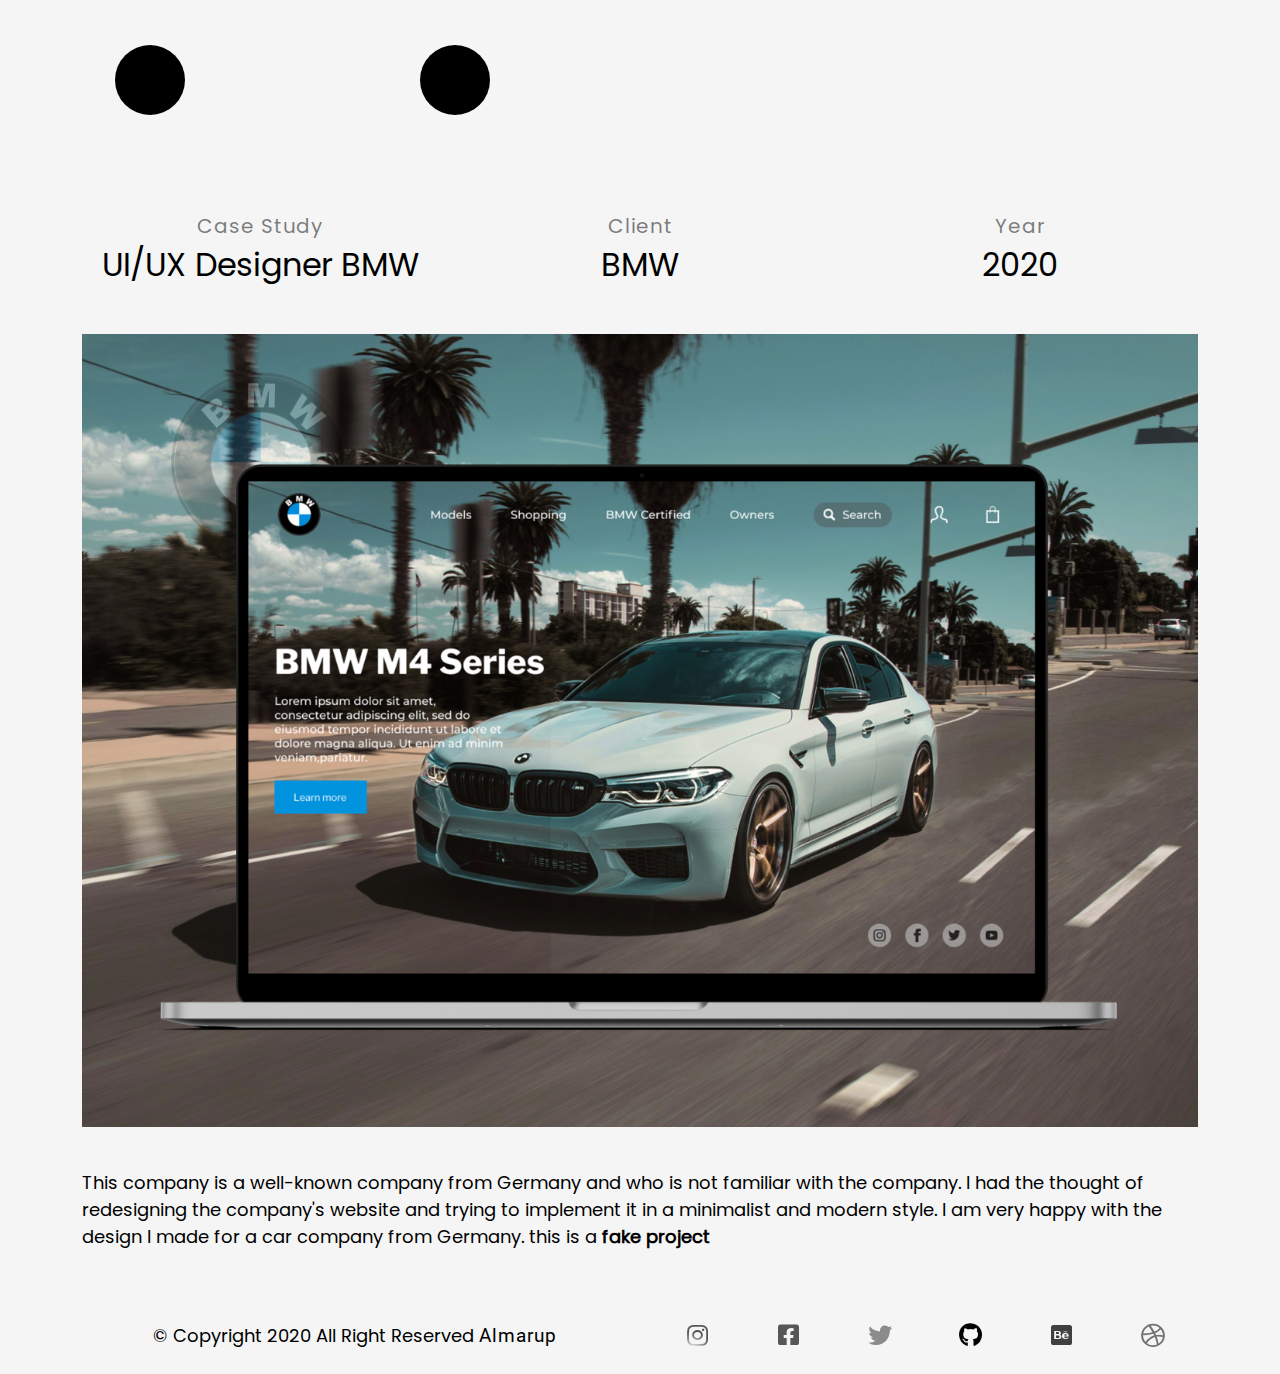
<file: project3.html>
<!DOCTYPE html>
<html lang="en">

<head>
  <meta charset="UTF-8">
  <meta name="viewport" content="width=device-width, initial-scale=1.0">
  <!-- Bootstrap -->
  <link rel="stylesheet" href="assets/libs/bootstrap-5.0.0-beta/css/bootstrap.min.css">

  <!-- Fontawesome -->
  <link rel="stylesheet" href="assets/libs/fontawesome.5.15.1/css/all.min.css">

  <!-- Css lokal -->
  <link rel="stylesheet" href="assets/css/style.min.css">

  <!-- favicon -->
  <link rel="shortcut icon" href="assets/img/farhan 06.png" type="image/x-icon">
  <title>BMW</title>
</head>

<body>

  <div class="power-switch">
    <input type="checkbox" />
    <div class="button-switch">
      <svg class="power-off">
        <use xlink:href="#line" class="line" />
        <use xlink:href="#circle" class="circle" />
      </svg>
      <svg class="power-on">
        <use xlink:href="#line" class="line" />
        <use xlink:href="#circle" class="circle" />
      </svg>
    </div>
  </div>

  <!-- SVG -->
  <svg xmlns="http://www.w3.org/2000/svg" style="display: none;">
    <symbol xmlns="http://www.w3.org/2000/svg" viewBox="0 0 150 150" id="line">
      <line x1="75" y1="34" x2="75" y2="58" />
    </symbol>
    <symbol xmlns="http://www.w3.org/2000/svg" viewBox="0 0 150 150" id="circle">
      <circle cx="75" cy="80" r="35" />
    </symbol>
  </svg>



  <section class="project mt-5">
    <div class="container">
      <div class="row">
        <div class="col-md-4">
          <div class="section-study">
            <h5>Case Study</h5>
            <h1>UI/UX Designer BMW</h1>
          </div>
        </div>
        <div class="col-md-4">
          <div class="section-client">
            <h5>Client</h5>
            <h1>BMW</h1>
          </div>
        </div>
        <div class="col-md-4">
          <div class="section-year">
            <h5>Year</h5>
            <h1>2020</h1>
          </div>
        </div>
      </div>
      <div class="row">
        <div class="col-md-12">
          <div class="section-desc">
            <div class="project-img">
              <img src="assets/img/bmw.jpg" alt="">
            </div>
            <p>This company is a well-known company from Germany and who is not familiar with the company. I had the
              thought of redesigning the company's website and trying to implement it in a minimalist and modern style.
              I am very happy with the design I made for a car company from Germany. this is a <span
                class="fw-bold">fake project</span>
            </p>

          </div>
        </div>
      </div>
    </div>
  </section>

  <section class="footer">
    <div class="container">
      <div class="row">
        <div class="col-md-6">
          <div class="copyright">
            <p>&copy; Copyright 2020 All Right Reserved <a href="https://instagram.com/almarup21">Almarup</a></p>
          </div>
        </div>
        <div class="col-md-6">
          <div class="icn">
            <div class="icon icn-intagram">
              <a href="https://instagram.com/almarup21">
                <i class="fab fa-instagram"></i>
              </a>
            </div>

            <div class="icon icn-facebook">
              <a href="https://web.facebook.com/people/Al-Marup">
                <i class="fab fa-facebook-square "></i>
              </a>
            </div>

            <div class="icon icn-twitter">
              <a href="https://twitter.com/almarup21">
                <i class="fab fa-twitter"></i>
              </a>
            </div>

            <div class="icon icn-github">
              <a href="https://github.com/Almarup21">
                <i class="fab fa-github"></i>
              </a>
            </div>

            <div class="icon icn-behance">
              <a href="https://www.behance.net/muhamadfarhan5">
                <i class="fab fa-behance-square"></i>
              </a>
            </div>

            <div class="icon icn-dribbble">
              <a href="https://dribbble.com/almarup21">
                <i class="fab fa-dribbble"></i>
              </a>
            </div>
          </div>
        </div>
      </div>
    </div>
  </section>

  <script src="assets/js/jquery-3.5.1.min.js"></script>
  <script src="assets/libs/bootstrap-5.0.0-beta/js/bootstrap.bundle.min.js"></script>
  <script src="assets/js/script.js"></script>
</body>

</html>
</file>
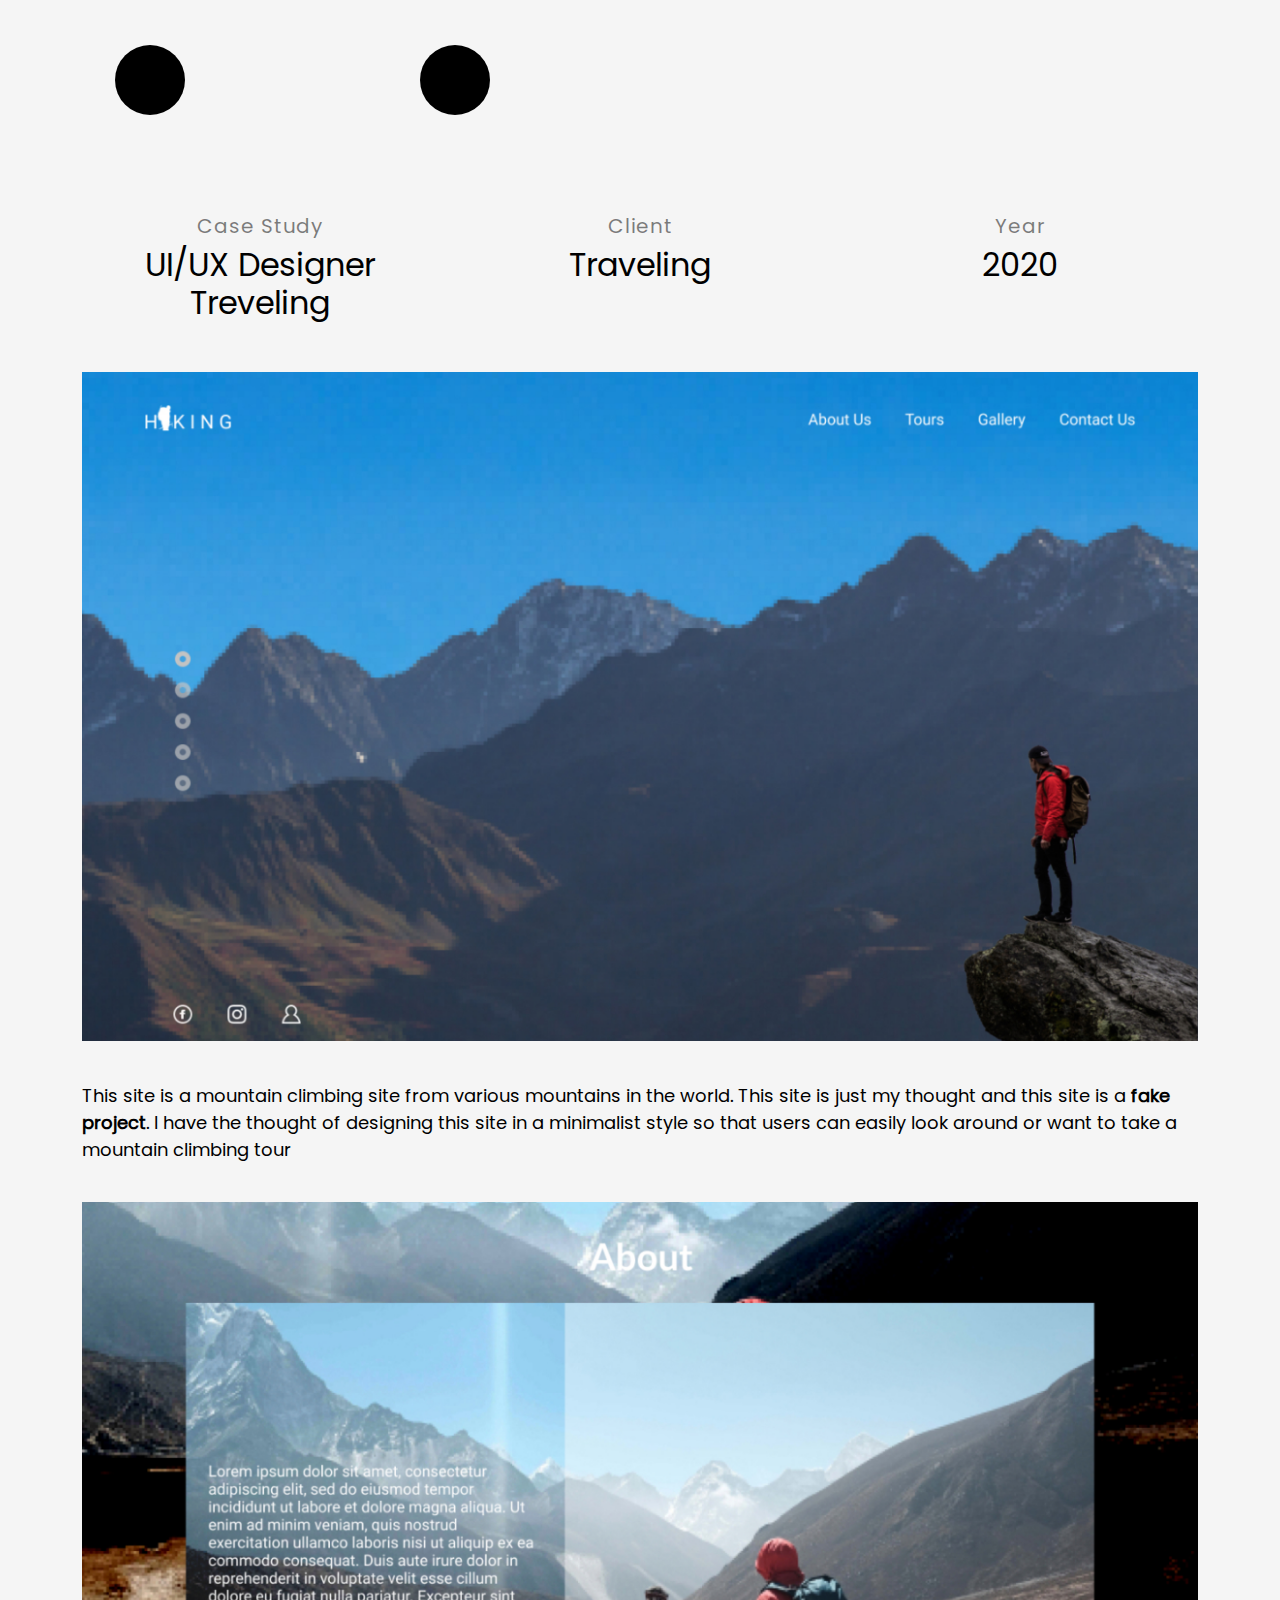
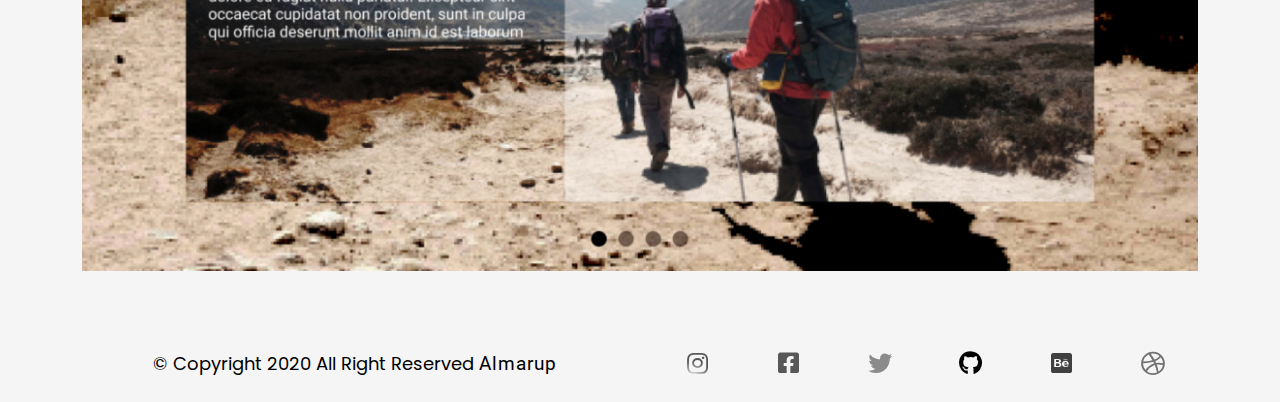
<file: project4.html>
<!DOCTYPE html>
<html lang="en">

<head>
  <meta charset="UTF-8">
  <meta name="viewport" content="width=device-width, initial-scale=1.0">
  <!-- Bootstrap -->
  <link rel="stylesheet" href="assets/libs/bootstrap-5.0.0-beta/css/bootstrap.min.css">

  <!-- Fontawesome -->
  <link rel="stylesheet" href="assets/libs/fontawesome.5.15.1/css/all.min.css">

  <!-- Css lokal -->
  <link rel="stylesheet" href="assets/css/style.min.css">

  <!-- favicon -->
  <link rel="shortcut icon" href="assets/img/farhan 06.png" type="image/x-icon">
  <title>Traveling</title>
</head>

<body>

  <div class="power-switch">
    <input type="checkbox" />
    <div class="button-switch">
      <svg class="power-off">
        <use xlink:href="#line" class="line" />
        <use xlink:href="#circle" class="circle" />
      </svg>
      <svg class="power-on">
        <use xlink:href="#line" class="line" />
        <use xlink:href="#circle" class="circle" />
      </svg>
    </div>
  </div>

  <!-- SVG -->
  <svg xmlns="http://www.w3.org/2000/svg" style="display: none;">
    <symbol xmlns="http://www.w3.org/2000/svg" viewBox="0 0 150 150" id="line">
      <line x1="75" y1="34" x2="75" y2="58" />
    </symbol>
    <symbol xmlns="http://www.w3.org/2000/svg" viewBox="0 0 150 150" id="circle">
      <circle cx="75" cy="80" r="35" />
    </symbol>
  </svg>



  <section class="project mt-5">
    <div class="container">
      <div class="row">
        <div class="col-md-4">
          <div class="section-study">
            <h5>Case Study</h5>
            <h1>UI/UX Designer Treveling</h1>
          </div>
        </div>
        <div class="col-md-4">
          <div class="section-client">
            <h5>Client</h5>
            <h1>Traveling</h1>
          </div>
        </div>
        <div class="col-md-4">
          <div class="section-year">
            <h5>Year</h5>
            <h1>2020</h1>
          </div>
        </div>
      </div>
      <div class="row">
        <div class="col-md-12">
          <div class="section-desc">
            <div class="project-img">
              <img src="assets/img/hiking2.jpg" alt="">
            </div>
            <p>This site is a mountain climbing site from various mountains in the world. This site is just my thought
              and this site is a <span class="fw-bold"> fake project</span>. I have the thought of designing this site
              in a minimalist style so that users can easily look around or want to take a mountain climbing tour</p>
            <img src="assets/img/hiking3.jpg" alt="">
          </div>
        </div>
      </div>
    </div>
  </section>

  <section class="footer">
    <div class="container">
      <div class="row">
        <div class="col-md-6">
          <div class="copyright">
            <p>&copy; Copyright 2020 All Right Reserved <a href="https://instagram.com/almarup21">Almarup</a></p>
          </div>
        </div>
        <div class="col-md-6">
          <div class="icn">
            <div class="icon icn-intagram">
              <a href="https://instagram.com/almarup21">
                <i class="fab fa-instagram"></i>
              </a>
            </div>

            <div class="icon icn-facebook">
              <a href="https://web.facebook.com/people/Al-Marup">
                <i class="fab fa-facebook-square "></i>
              </a>
            </div>

            <div class="icon icn-twitter">
              <a href="https://twitter.com/almarup21">
                <i class="fab fa-twitter"></i>
              </a>
            </div>

            <div class="icon icn-github">
              <a href="https://github.com/Almarup21">
                <i class="fab fa-github"></i>
              </a>
            </div>

            <div class="icon icn-behance">
              <a href="https://www.behance.net/muhamadfarhan5">
                <i class="fab fa-behance-square"></i>
              </a>
            </div>

            <div class="icon icn-dribbble">
              <a href="https://dribbble.com/almarup21">
                <i class="fab fa-dribbble"></i>
              </a>
            </div>
          </div>
        </div>
      </div>
    </div>

    <script src="assets/js/jquery-3.5.1.min.js"></script>
    <script src="assets/libs/bootstrap-5.0.0-beta/js/bootstrap.bundle.min.js"></script>
    <script src="assets/js/script.js"></script>
</body>

</html>
</file>
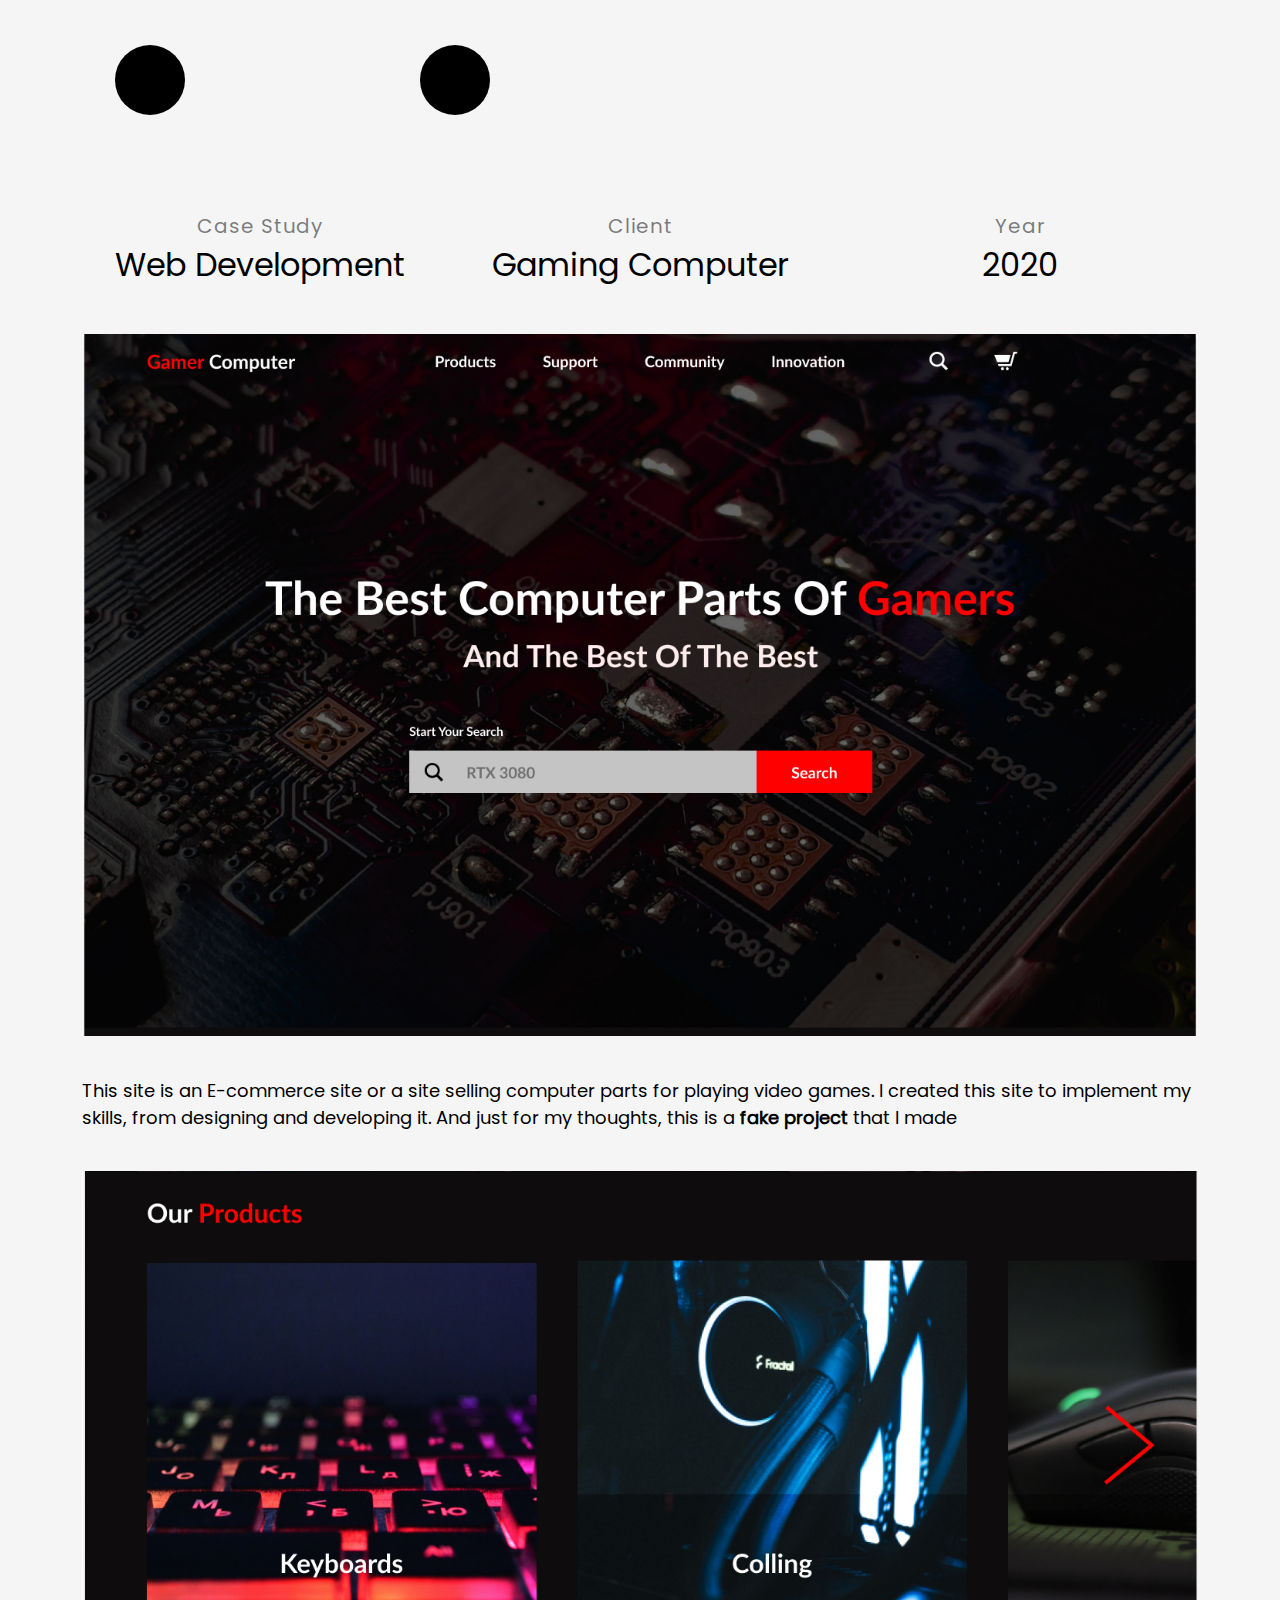
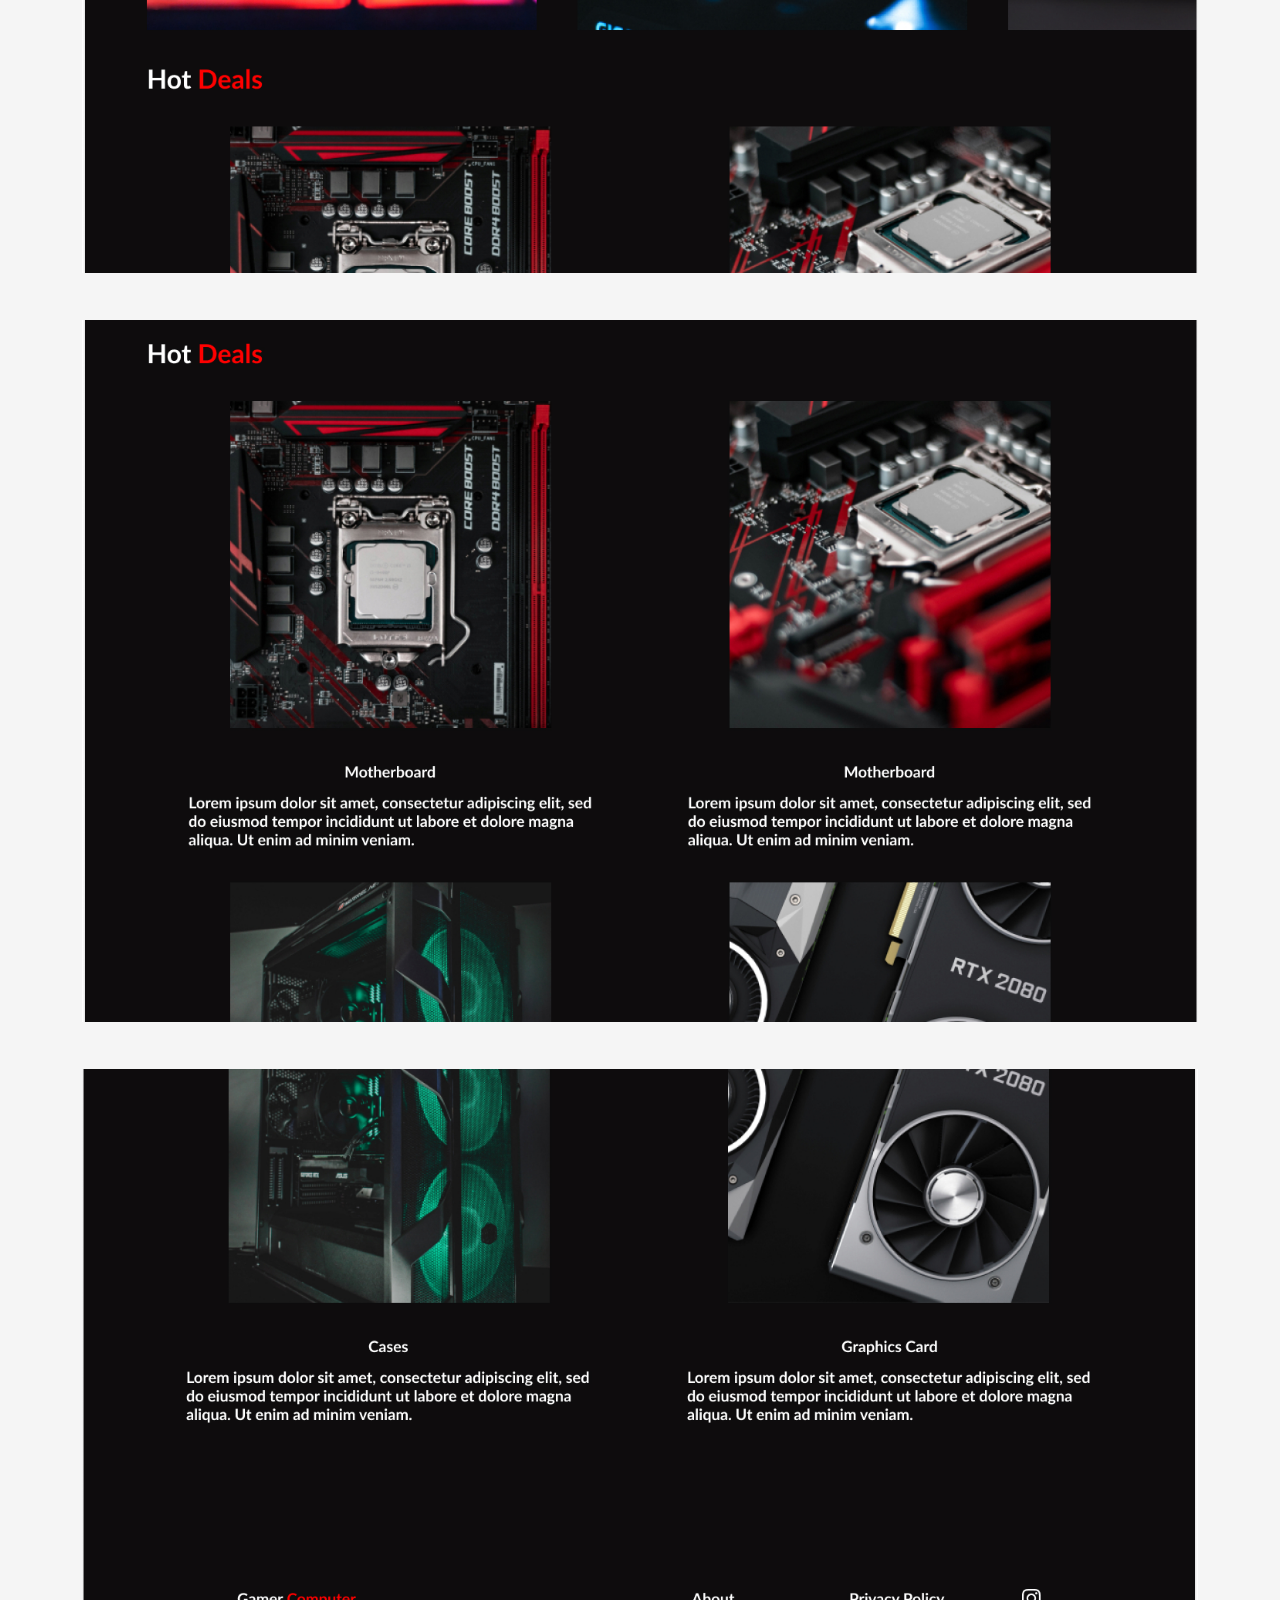
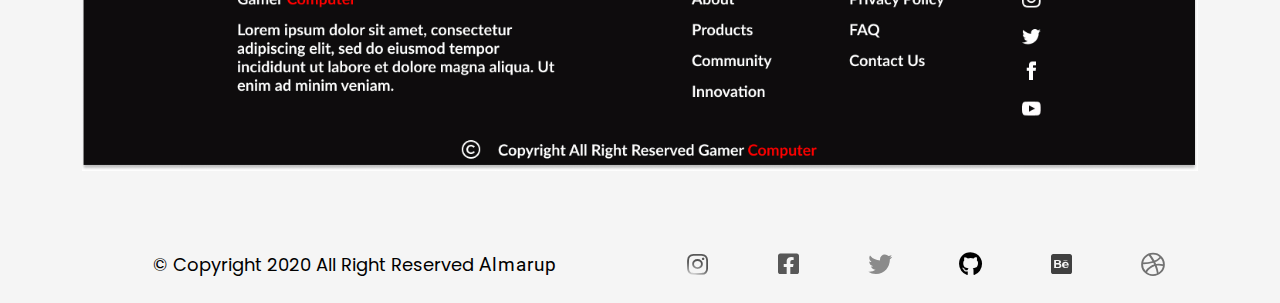
<file: project5.html>
<!DOCTYPE html>
<html lang="en">

<head>
  <meta charset="UTF-8">
  <meta name="viewport" content="width=device-width, initial-scale=1.0">
  <!-- Bootstrap -->
  <link rel="stylesheet" href="assets/libs/bootstrap-5.0.0-beta/css/bootstrap.min.css">

  <!-- Fontawesome -->
  <link rel="stylesheet" href="assets/libs/fontawesome.5.15.1/css/all.min.css">

  <!-- Css lokal -->
  <link rel="stylesheet" href="assets/css/style.min.css">

  <!-- favicon -->
  <link rel="shortcut icon" href="assets/img/farhan 06.png" type="image/x-icon">
  <title>Computer Gaming</title>
</head>

<body>

  <div class="power-switch">
    <input type="checkbox" />
    <div class="button-switch">
      <svg class="power-off">
        <use xlink:href="#line" class="line" />
        <use xlink:href="#circle" class="circle" />
      </svg>
      <svg class="power-on">
        <use xlink:href="#line" class="line" />
        <use xlink:href="#circle" class="circle" />
      </svg>
    </div>
  </div>

  <!-- SVG -->
  <svg xmlns="http://www.w3.org/2000/svg" style="display: none;">
    <symbol xmlns="http://www.w3.org/2000/svg" viewBox="0 0 150 150" id="line">
      <line x1="75" y1="34" x2="75" y2="58" />
    </symbol>
    <symbol xmlns="http://www.w3.org/2000/svg" viewBox="0 0 150 150" id="circle">
      <circle cx="75" cy="80" r="35" />
    </symbol>
  </svg>



  <section class="project mt-5">
    <div class="container">
      <div class="row">
        <div class="col-md-4">
          <div class="section-study">
            <h5>Case Study</h5>
            <h1>Web Development</h1>
          </div>
        </div>
        <div class="col-md-4">
          <div class="section-client">
            <h5>Client</h5>
            <h1>Gaming Computer</h1>
          </div>
        </div>
        <div class="col-md-4">
          <div class="section-year">
            <h5>Year</h5>
            <h1>2020</h1>
          </div>
        </div>
      </div>
      <div class="row">
        <div class="col-md-12">
          <div class="section-desc">
            <div class="project-img">
              <img src="assets/img/gaming_computer 1.jpg" alt="">
            </div>
            <p>This site is an E-commerce site or a site selling computer parts for playing video games. I created this
              site to implement my skills, from designing and developing it. And just for my thoughts, this is a <span
                class="fw-bold"> fake project </span> that I made</p>

            <img src="assets/img/gaming_computer 1-1.jpg" alt="">
            <img src="assets/img/gaming_computer 1-2.jpg" alt="">
            <img src="assets/img/gaming_computer 1-3.jpg" alt="">
          </div>
        </div>
      </div>
    </div>
  </section>

  <section class="footer">
    <div class="container">
      <div class="row">
        <div class="col-md-6">
          <div class="copyright">
            <p>&copy; Copyright 2020 All Right Reserved <a href="https://instagram.com/almarup21">Almarup</a></p>
          </div>
        </div>
        <div class="col-md-6">
          <div class="icn">
            <div class="icon icn-intagram">
              <a href="https://instagram.com/almarup21">
                <i class="fab fa-instagram"></i>
              </a>
            </div>

            <div class="icon icn-facebook">
              <a href="https://web.facebook.com/people/Al-Marup">
                <i class="fab fa-facebook-square "></i>
              </a>
            </div>

            <div class="icon icn-twitter">
              <a href="https://twitter.com/almarup21">
                <i class="fab fa-twitter"></i>
              </a>
            </div>

            <div class="icon icn-github">
              <a href="https://github.com/Almarup21">
                <i class="fab fa-github"></i>
              </a>
            </div>

            <div class="icon icn-behance">
              <a href="https://www.behance.net/muhamadfarhan5">
                <i class="fab fa-behance-square"></i>
              </a>
            </div>

            <div class="icon icn-dribbble">
              <a href="https://dribbble.com/almarup21">
                <i class="fab fa-dribbble"></i>
              </a>
            </div>
          </div>
        </div>
      </div>
    </div>
  </section>


  <script src="assets/js/jquery-3.5.1.min.js"></script>
  <script src="assets/libs/bootstrap-5.0.0-beta/js/bootstrap.bundle.min.js"></script>
  <script src="assets/js/script.js"></script>
</body>

</html>
</file>
<file: assets/css/style.min.css>
@font-face{src:url("../font/Poppins-Regular.ttf");font-family:Poppins}@font-face{src:url("../font/Roboto-Regular.ttf");font-family:Roboto}::-webkit-scrollbar{width:2px;background:rgba(255,255,255,0.4)}::-webkit-scrollbar-track{-webkit-box-shadow:inset 0 0 6px rgba(0,0,0,0.3);border-radius:10px}::-webkit-scrollbar-thumb{border-radius:10px;background:rgba(0,0,0,0.4);-webkit-box-shadow:inset 0 0 6px rgba(0,0,0,0.5)}::-webkit-scrollbar-thumb:window-inactive{background:rgba(0,0,0,0.4)}body{color:#000;font-family:'Poppins';width:100%;font-size:18px;background-color:whitesmoke}body ::-moz-selection{background-color:black;color:white}body ::selection{background-color:black;color:white}body .preloader{position:fixed;height:100vh;top:0;left:0;width:100%;background-color:black;-webkit-user-select:none;-moz-user-select:none;-ms-user-select:none;user-select:none;pointer-events:none;z-index:9999}body .preloader.complete{-webkit-transition-timing-function:cubic-bezier(0.19, 1, 0.22, 1);transition-timing-function:cubic-bezier(0.19, 1, 0.22, 1);-webkit-transform:translateY(-100vh);transform:translateY(-100vh);-webkit-transition:ease-in-out 1s;transition:ease-in-out 1s;-webkit-transition-delay:5s;transition-delay:5s}body .preloader .loader{position:absolute;z-index:10000;width:50%;left:50%;top:50%;-webkit-transform:translate(-50%, -50%);transform:translate(-50%, -50%)}body .preloader .loader path{stroke:#fff;fill:#fff;opacity:10;stroke-dasharray:1800;-webkit-animation:stroke 4s cubic-bezier(0, 0.23, 1, 0.1);animation:stroke 4s cubic-bezier(0, 0.23, 1, 0.1)}body.darken{background:#1c1b1b;color:white}body.darken ::-moz-selection{background-color:white;color:black}body.darken ::selection{background-color:white;color:black}body.darken header .navbar .navbar-brand{color:white}body.darken header .navbar .navbar-toggler .toggle span{background:#fff}body.darken .button{border:1px solid black;background-color:#fff;color:black}body.darken .button:hover{border:1px solid white;background-color:transparent;color:white}body.darken .adidas,body.darken .nike{background:white}body.darken .form-control,body.darken .form-select{color:white}body.darken .form-control option,body.darken .form-select option{background-color:black}body.darken .footer .copyright p a{color:white}body.darken .footer .icn .icon a .fa-github{color:#fff}body.darken .project h5{color:rgba(255,255,255,0.5)}body [type="checkbox"]:checked,body [type="checkbox"]:not(:checked){position:absolute;left:-9999px;opacity:0;pointer-events:none}body .dark-light:checked+label,body .dark-light:not(:checked)+label{position:fixed;top:33rem;right:40px;z-index:1000;display:block;border-radius:50%;width:46px;height:46px;cursor:pointer;-webkit-transition:all 200ms linear;transition:all 200ms linear;-webkit-box-shadow:0 0 25px rgba(255,235,167,0.45);box-shadow:0 0 25px rgba(255,235,167,0.45)}body .dark-light:checked+label{-webkit-transform:rotate(360deg);transform:rotate(360deg)}body .dark-light:checked+label:after,body .dark-light:not(:checked)+label:after{position:absolute;content:'';top:1px;left:1px;overflow:hidden;z-index:2;display:block;border-radius:50%;width:44px;height:44px;background-color:#102770;background-image:url("../svg/moon.svg");background-size:20px 20px;background-repeat:no-repeat;background-position:center;-webkit-transition:all 200ms linear;transition:all 200ms linear;opacity:0}body .dark-light:checked+label:after{opacity:1}body .dark-light:checked+label:before,body .dark-light:not(:checked)+label:before{position:absolute;content:'';top:0;left:0;overflow:hidden;z-index:1;display:block;border-radius:50%;width:46px;height:46px;background-color:#48dbfb;background-image:url("../svg/sun.svg");background-size:25px 25px;background-repeat:no-repeat;background-position:center;-webkit-transition:all 200ms linear;transition:all 200ms linear}body .dark-light:checked+label:before{background-color:#000}body .light-back{position:fixed;top:0;left:0;z-index:-11000;overflow:hidden;background-position:center;background-repeat:repeat;background-size:4%;height:100%;width:100%;-webkit-transition:all 200ms linear;transition:all 200ms linear;opacity:0}body .dark-light:checked ~ .light-back{opacity:1}@-webkit-keyframes stroke{0%{opacity:0;fill:none;stroke-dashoffset:1800}30%{opacity:10;fill:none;stroke-dashoffset:1800}90%{fill:rgba(255,255,255,0)}100%{opacity:10;fill:#fff}}@keyframes stroke{0%{opacity:0;fill:none;stroke-dashoffset:1800}30%{opacity:10;fill:none;stroke-dashoffset:1800}90%{fill:rgba(255,255,255,0)}100%{opacity:10;fill:#fff}}header{position:relative;background:url("../img/bg.jpg") no-repeat;-o-object-fit:cover;object-fit:cover;background-size:cover;height:100vh;z-index:1000;overflow:hidden;-webkit-animation:hue 10s infinite alternate;animation:hue 10s infinite alternate}header::after{content:'';top:0;width:100%;height:100%;position:absolute;background:inherit;z-index:-1;-webkit-filter:blur(10px);filter:blur(10px);-webkit-transform:scale(1.15);transform:scale(1.15)}header .navbar{position:relative;z-index:1000}header .navbar.active{background-color:#1c1b1b}header .navbar .navbar-brand{letter-spacing:1px;color:white;text-transform:uppercase}header .navbar .navbar-brand:hover{color:whitesmoke}header .navbar .navbar-toggler{border:none}header .navbar .navbar-toggler .toggle{display:-webkit-box;display:-ms-flexbox;display:flex;position:relative;width:40px;height:40px}header .navbar .navbar-toggler .toggle span{position:absolute;display:block;background:whitesmoke;width:59%;height:6px;border-radius:3px;-webkit-transition:0.5s;transition:0.5s}header .navbar .navbar-toggler .toggle span:nth-child(even){left:25%}header .navbar .navbar-toggler .toggle span:nth-child(1),header .navbar .navbar-toggler .toggle span:nth-child(2){top:0}header .navbar .navbar-toggler .toggle span:nth-child(3){left:12px;top:15px;width:30px}header .navbar .navbar-toggler .toggle span:nth-child(3):hover{left:12px;top:15px;width:0}header .navbar .navbar-toggler .toggle span:nth-child(5),header .navbar .navbar-toggler .toggle span:nth-child(4){top:30px}header .navbar .navbar-toggler .toggle span:nth-child(1){-webkit-transform-origin:top left;transform-origin:top left;width:59%}header .navbar .navbar-toggler .toggle span:nth-child(2){-webkit-transform-origin:top right;transform-origin:top right}header .navbar .navbar-toggler .toggle span:nth-child(5){-webkit-transform-origin:bottom left;transform-origin:bottom left}header .navbar .navbar-toggler .toggle span:nth-child(4){-webkit-transform-origin:bottom right;transform-origin:bottom right}header .navbar .navbar-toggler .toggle.active span{background-color:white}header .navbar .navbar-toggler .toggle.active span:nth-child(3){-webkit-transform:translateX(-50px);transform:translateX(-50px);opacity:0}header .navbar .navbar-toggler .toggle.active span:nth-child(1){-webkit-transform:rotate(45deg);transform:rotate(45deg);top:-2px;left:7px}header .navbar .navbar-toggler .toggle.active span:nth-child(2){-webkit-transform:rotate(-45deg);transform:rotate(-45deg);top:-2px;left:calc(50% - 7px)}header .navbar .navbar-toggler .toggle.active span:nth-child(5){-webkit-transform:rotate(-45deg);transform:rotate(-45deg);bottom:1px;left:7px}header .navbar .navbar-toggler .toggle.active span:nth-child(4){-webkit-transform:rotate(45deg);transform:rotate(45deg);bottom:1px;left:calc(50% - 7px)}header .navbar .navbar-collapse{background-color:#1c1b1b;position:absolute;z-index:-1000;top:60px;left:-1px}header .navbar .navbar-collapse .navbar-nav .nav-link{letter-spacing:1px;padding:20px;text-align:center;color:#fff}header .navbar .navbar-collapse .navbar-nav .nav-link.button{background-color:#fff;color:black;margin-bottom:20px;-webkit-transition:.6s ease;transition:.6s ease}header .navbar .navbar-collapse .navbar-nav .nav-link.button:hover{color:white;background-color:transparent;border:1px solid white}header .header-features{position:relative;width:100%}header .header-features .features-description{text-align:center;color:white}header .header-features .features-description .txt-type>.txt{border-right:0.2rem solid white}header .header-features .features-description p{font-family:'Roboto';padding-bottom:10px}header .header-features .features-description .button-primary{letter-spacing:1px;color:whitesmoke;padding:10px 15px;background:transparent;text-decoration:none;border:2px solid rgba(255,255,255,0.5);border-radius:20px;-webkit-transition:.6s ease;transition:.6s ease}header .header-features .features-description .button-primary:hover{background:whitesmoke;color:black}header .header-features .features-description .button-primary .fa-download{padding-left:10px;font-size:.75em}header .header-features .features-img{width:100%}header .header-features .features-img img{-o-object-fit:cover;object-fit:cover;width:100%}.about{margin-top:20px}.about .profile-img{width:100%;-webkit-transition:.6s ease;transition:.6s ease;display:-webkit-box;display:-ms-flexbox;display:flex;-webkit-box-align:center;-ms-flex-align:center;align-items:center;-webkit-box-pack:space-evenly;-ms-flex-pack:space-evenly;justify-content:space-evenly}.about .profile-img:hover{border-radius:20px;cursor:pointer;-webkit-box-shadow:0px 14px 80px rgba(0,0,0,0.07),0px 5.84887px 33.4221px rgba(0,0,0,0.0503198),0px 3.12708px 17.869px rgba(0,0,0,0.0417275),0px 1.75302px 10.0172px rgba(0,0,0,0.035),0px 0.93101px 5.32008px rgba(0,0,0,0.0282725),0px 0.38742px 2.21381px rgba(0,0,0,0.0196802);box-shadow:0px 14px 80px rgba(0,0,0,0.07),0px 5.84887px 33.4221px rgba(0,0,0,0.0503198),0px 3.12708px 17.869px rgba(0,0,0,0.0417275),0px 1.75302px 10.0172px rgba(0,0,0,0.035),0px 0.93101px 5.32008px rgba(0,0,0,0.0282725),0px 0.38742px 2.21381px rgba(0,0,0,0.0196802)}.about .profile-img img{-o-object-fit:cover;object-fit:cover;background-size:cover;-webkit-filter:grayscale(100%);filter:grayscale(100%);width:100%}.about .about-details{padding-top:20px}.about .about-details .about-heading h1{text-transform:uppercase;text-align:center;font-size:32px}.about .about-details .about-heading h4{text-transform:capitalize}.about .about-details p{padding-top:16px;font-family:'Roboto'}.about .icn{display:-webkit-box;display:-ms-flexbox;display:flex;-webkit-box-pack:space-evenly;-ms-flex-pack:space-evenly;justify-content:space-evenly;-webkit-box-align:center;-ms-flex-align:center;align-items:center}.about .icn .inc-intagram a{color:black}.about .icn .inc-intagram a .fa-instagram{font-size:24px;background:#d6249f;background:radial-gradient(circle at 30% 107%, #fdf497 0%, #fdf497 5%, #fd5949 45%, #d6249f 60%, #285AEB 90%);text-align:center;-webkit-background-clip:text;-webkit-text-fill-color:transparent}.about .icn .inc-facebook a{color:black}.about .icn .inc-facebook a .fa-facebook-square{font-size:24px;-webkit-transition:.6s ease;transition:.6s ease;color:#3b5998}.service{margin-top:20px}.service .section-heading h1{text-align:center;text-transform:uppercase;font-size:32px}.service .my-skills{margin-top:16px}.service .my-skills h1{padding-bottom:16px}.service .my-skills p{font-family:'Roboto'}.service .icn{display:-webkit-box;display:-ms-flexbox;display:flex;-webkit-box-align:center;-ms-flex-align:center;align-items:center;-webkit-box-pack:space-evenly;-ms-flex-pack:space-evenly;justify-content:space-evenly;font-size:24px;padding-top:10px}.service .icn .fa-html5{color:#FF5733}.service .icn .fa-css3-alt{color:#264de4}.service .icn .fa-js-square{color:#f0db4f}.service .icn .fa-react{color:#61DBFB}.service .icn .fa-bootstrap{color:#563d7c}.service .icn .fa-php{color:#474A8A}.service .icn .fa-laravel{color:#fb503b}.service .icn .fa-wordpress{color:#21759b}.service .web-development{padding-top:20px}.portfolio{margin-top:20px}.portfolio .section-heading{text-align:center}.portfolio .section-heading h1{text-transform:uppercase;font-size:32px}.portfolio .portfolio-img{padding-top:20px;width:100%}.portfolio .portfolio-img img{width:100%;-webkit-transition:.6s ease;transition:.6s ease}.portfolio .portfolio-img img:hover{border-radius:20px;cursor:pointer;-webkit-box-shadow:0px 14px 80px rgba(0,0,0,0.07),0px 5.84887px 33.4221px rgba(0,0,0,0.0503198),0px 3.12708px 17.869px rgba(0,0,0,0.0417275),0px 1.75302px 10.0172px rgba(0,0,0,0.035),0px 0.93101px 5.32008px rgba(0,0,0,0.0282725),0px 0.38742px 2.21381px rgba(0,0,0,0.0196802);box-shadow:0px 14px 80px rgba(0,0,0,0.07),0px 5.84887px 33.4221px rgba(0,0,0,0.0503198),0px 3.12708px 17.869px rgba(0,0,0,0.0417275),0px 1.75302px 10.0172px rgba(0,0,0,0.035),0px 0.93101px 5.32008px rgba(0,0,0,0.0282725),0px 0.38742px 2.21381px rgba(0,0,0,0.0196802)}.portfolio .portfolio-descripstion{padding-top:15px}.portfolio .portfolio-descripstion h6{text-transform:uppercase;opacity:0.3;font-size:16px;letter-spacing:1px}.portfolio .portfolio-descripstion h1{text-align:start}.portfolio .portfolio-descripstion p{font-family:'Roboto'}.portfolio .portfolio-descripstion a{text-decoration:none;text-transform:uppercase;font-size:16px;letter-spacing:1px;font-family:'Roboto'}.portfolio .portfolio-item-2{width:50%}.portfolio .portfolio-item-2 img{width:100%}.ourlcient{margin:20px}.ourlcient .section-heading{text-align:center;text-transform:uppercase}.ourlcient .client-item{padding:20px 0;display:-ms-grid;display:grid;-ms-grid-columns:(minmax(250px, 1fr))[auto-fit];grid-template-columns:repeat(auto-fit, minmax(250px, 1fr));place-items:center;gap:30px}.ourlcient .client-item img{padding-top:inherit;opacity:0.3;width:50%;-webkit-transition:.6s ease;transition:.6s ease;-webkit-filter:grayscale(100%);filter:grayscale(100%)}.ourlcient .client-item img:hover{opacity:1;-webkit-filter:grayscale(0);filter:grayscale(0)}.footer{margin-top:32px}.footer form .input .form-control{background:transparent;border:none;border-bottom:1px solid #dcdcdc;border-radius:0;padding:9px 5px;min-height:40px;font-size:18px}.footer form .input .form-select{background:transparent}.footer .section-heading{text-align:center;text-transform:uppercase;font-size:32px}.footer .button{padding:5px 10px;background-color:#000;border-radius:10px;font-size:18px;font-weight:bold;letter-spacing:1px;color:#fff;margin-bottom:14px}.footer .button:hover{border:1px solid #000;background-color:#fff;color:#000}.footer .copyright{padding-top:1.33em}.footer .copyright p{text-align:center}.footer .copyright p a{text-decoration:none;font-size:19px;letter-spacing:1px;color:black;font-family:'Roboto'}.footer .icn{display:-ms-grid;display:grid;-ms-grid-columns:(minmax(40px, 1fr))[auto-fit];grid-template-columns:repeat(auto-fit, minmax(40px, 1fr));place-items:center}.footer .icn .icon{font-size:1.33em;padding:20px}.footer .icn .icon a{color:black}.footer .icn .icon a .fa-instagram{background:#d6249f;background:radial-gradient(circle at 30% 107%, #fdf497 0%, #fdf497 5%, #fd5949 45%, #d6249f 60%, #285AEB 90%);text-align:center;-webkit-background-clip:text;-webkit-text-fill-color:transparent}.footer .icn .icon a .fa-facebook-square{color:#3b5998}.footer .icn .icon a .fa-twitter{color:#1DA1F2}.footer .icn .icon a .fa-github{color:#000}.footer .icn .icon a .fa-behance-square{color:#053EFF}.footer .icn .icon a .fa-dribbble{color:#E94C88}.project h5{text-align:center;letter-spacing:1px;padding-top:16px;font-size:16px}.project h1{text-align:center;font-size:23px}.project .section-desc{width:100%}.project .section-desc .project-img{padding:1em 0;width:100%}.project .section-desc .project-img img{width:100%}.project .section-desc img{width:100%;padding:.5em 0}@media (min-width: 768px){.about .profile-img{top:200px}.about .profile-img img{top:10px}.service{margin-bottom:2em}.service .my-skills{display:-ms-grid;display:grid;-ms-grid-columns:(1fr)[2];grid-template-columns:repeat(2, 1fr);place-content:center;grid-gap:50px;width:100%}.service .my-skills .web-design{padding-top:20px;width:100%}.service .my-skills .web-design .skills h1{text-align:center}.service .my-skills .web-development{width:100%}.service .my-skills .web-development .skills h1{text-align:center}.service .icn{font-size:1.33em}.portfolio .section-heading h1{text-align:center}.portfolio .portfolio-item{display:-webkit-box;display:-ms-flexbox;display:flex;-webkit-box-pack:center;-ms-flex-pack:center;justify-content:center;-webkit-box-align:center;-ms-flex-align:center;align-items:center;padding-bottom:2.5em;grid-gap:25px}.ourlcient .client-item{-webkit-box-orient:horizontal;-webkit-box-direction:normal;-ms-flex-flow:row;flex-flow:row}.ourlcient .client-item img{padding:10px 0}}@media (min-width: 992px){header .header-features .features-description{padding-top:10rem}.about{padding:15px}.about .icn .inc-intagram a .fa-instagram{-webkit-filter:grayscale(100%);filter:grayscale(100%);font-size:2em;-webkit-transition:.6s ease;transition:.6s ease}.about .icn .inc-intagram a .fa-instagram:hover{-webkit-filter:inherit;filter:inherit}.about .icn .inc-facebook a .fa-facebook-square{-webkit-filter:grayscale(100%);filter:grayscale(100%);font-size:2em;-webkit-transition:.6s ease;transition:.6s ease}.about .icn .inc-facebook a .fa-facebook-square:hover{-webkit-filter:inherit;filter:inherit}.service{padding:20px}.service .my-skills .web-design .icn{font-size:2em}.service .my-skills .web-design .icn i{cursor:pointer;-webkit-filter:grayscale(100%);filter:grayscale(100%);-webkit-transition:.6s ease;transition:.6s ease}.service .my-skills .web-design .icn i:hover{-webkit-filter:inherit;filter:inherit}.service .my-skills .web-design .icn i .figma{width:0.6em}.service .my-skills .web-development .icn{font-size:2em}.service .my-skills .web-development i{cursor:pointer;-webkit-filter:grayscale(100%);filter:grayscale(100%);-webkit-transition:.6s ease;transition:.6s ease}.service .my-skills .web-development i:hover{-webkit-filter:inherit;filter:inherit}.service .my-skills .web-development i .codeigniter{width:1.1em}.service .my-skills .web-development i .mysql{width:2em}.portfolio .portfolio-item{padding-top:20px}.portfolio .portfolio-item .portfolio-descripstion h6{font-weight:bold}.ourlcient .client-item{cursor:pointer}.footer .icn .icon{-webkit-filter:grayscale(100%);filter:grayscale(100%);-webkit-transition:.6s ease;transition:.6s ease}.footer .icn .icon:hover{-webkit-filter:inherit;filter:inherit}.project h5{color:rgba(0,0,0,0.5);font-size:20px}.project h1{font-size:32px}.project .section-desc img{padding:1.3em 0}}@-webkit-keyframes hue{from{-webkit-filter:hue-rotate(0);filter:hue-rotate(0)}to{-webkit-filter:hue-rotate(360deg);filter:hue-rotate(360deg)}}@keyframes hue{from{-webkit-filter:hue-rotate(0);filter:hue-rotate(0)}to{-webkit-filter:hue-rotate(360deg);filter:hue-rotate(360deg)}}
</file>
